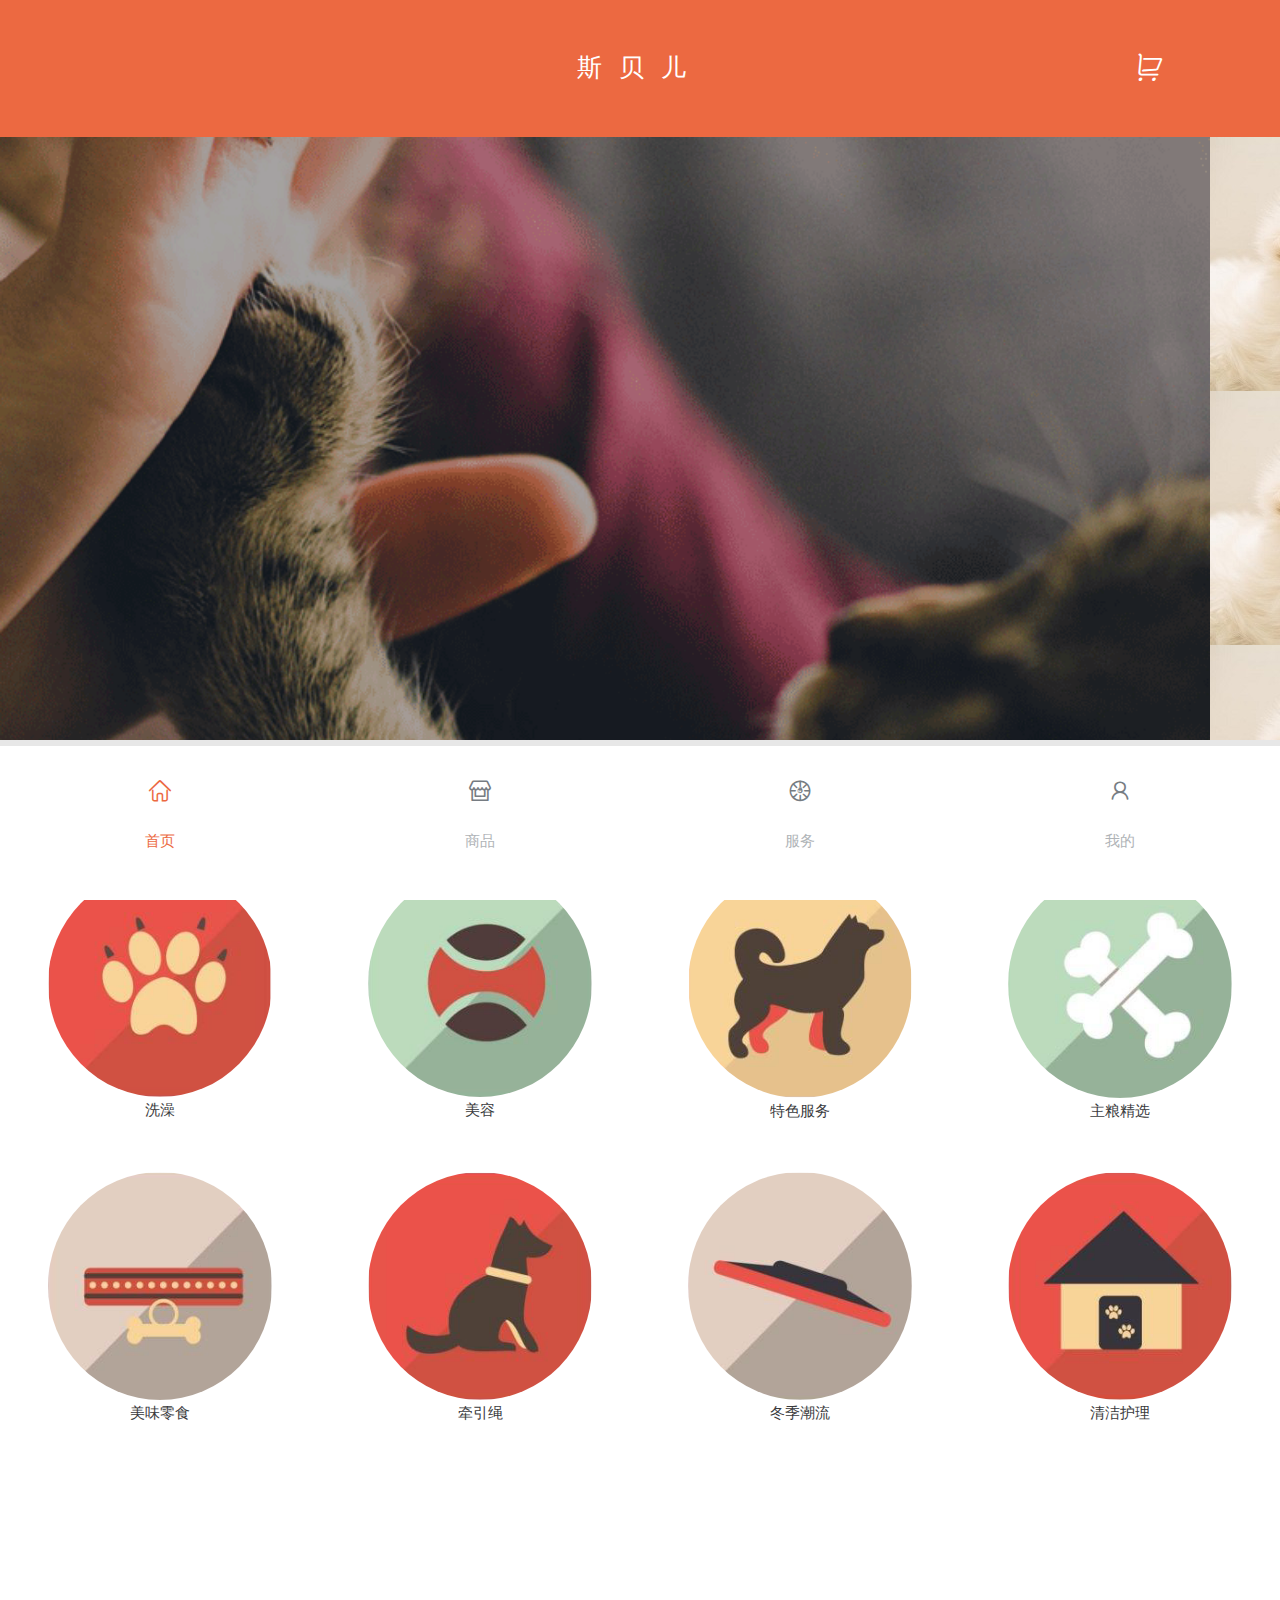
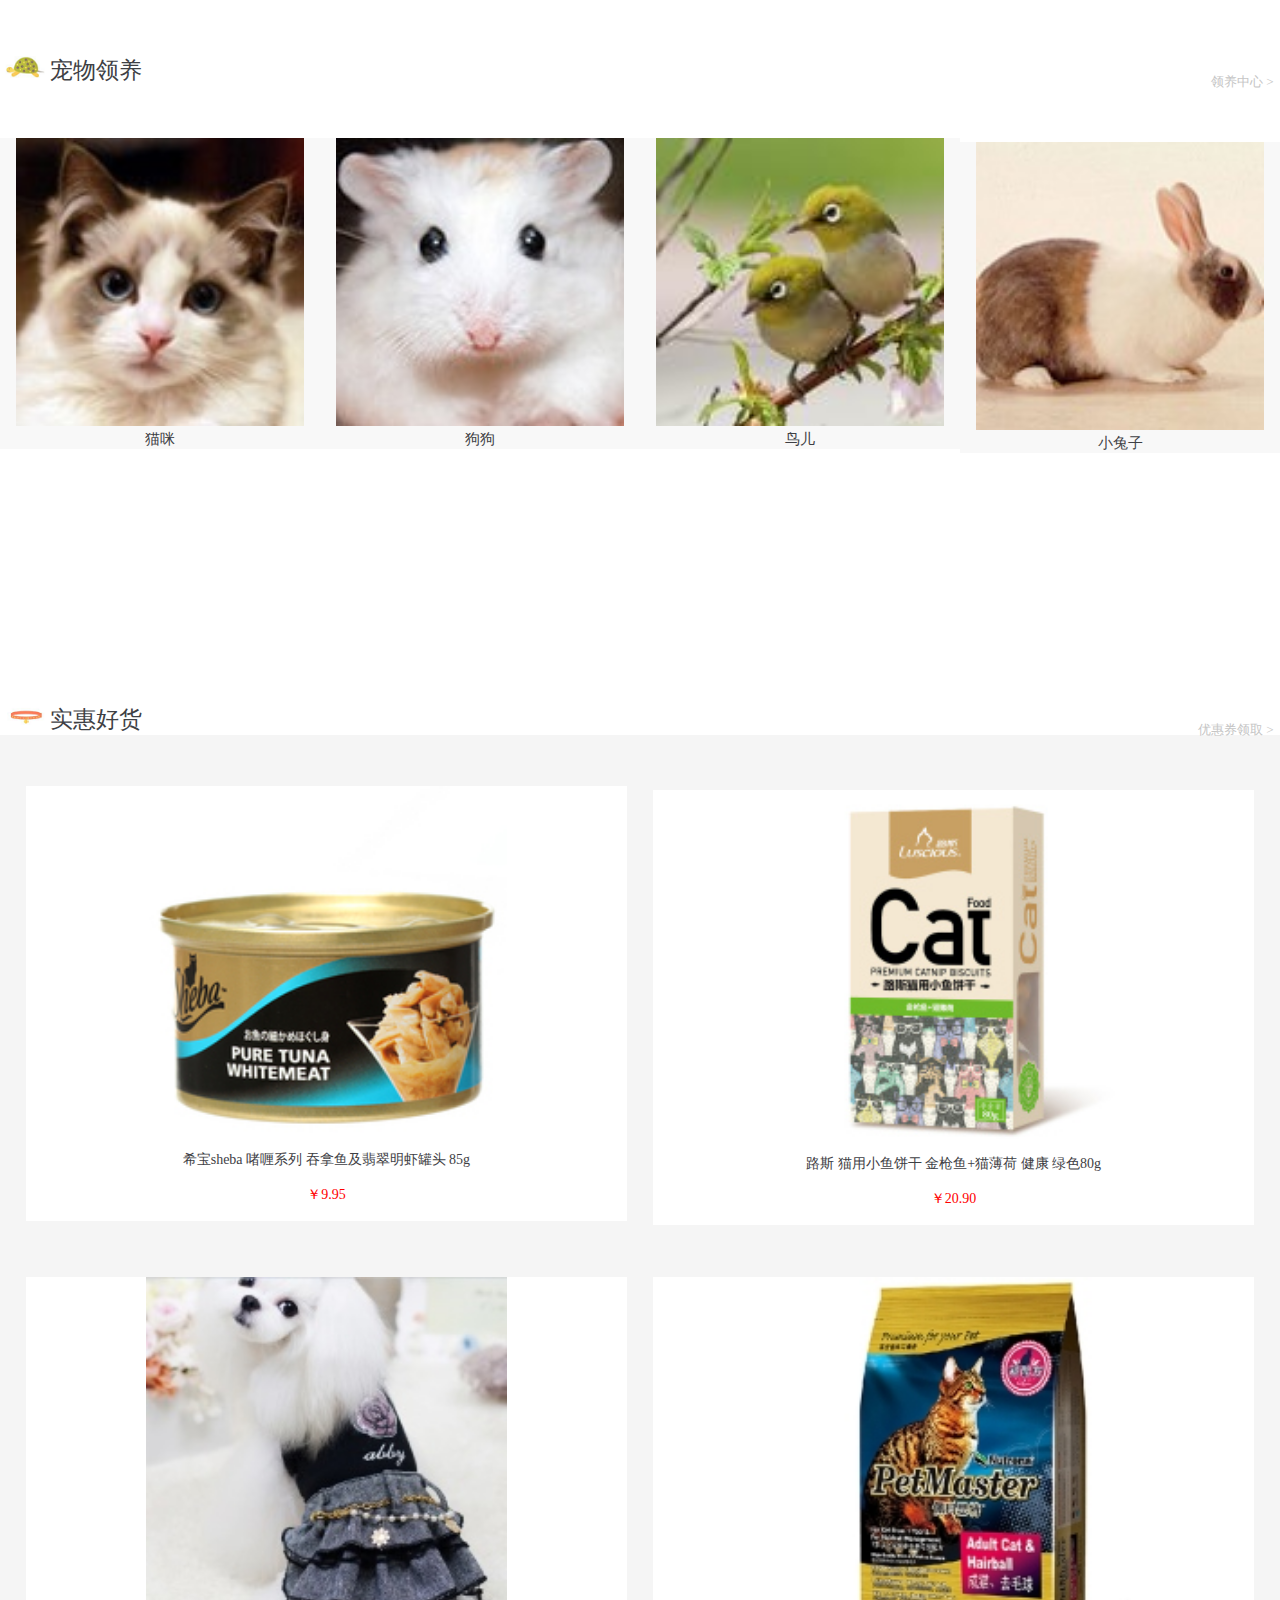
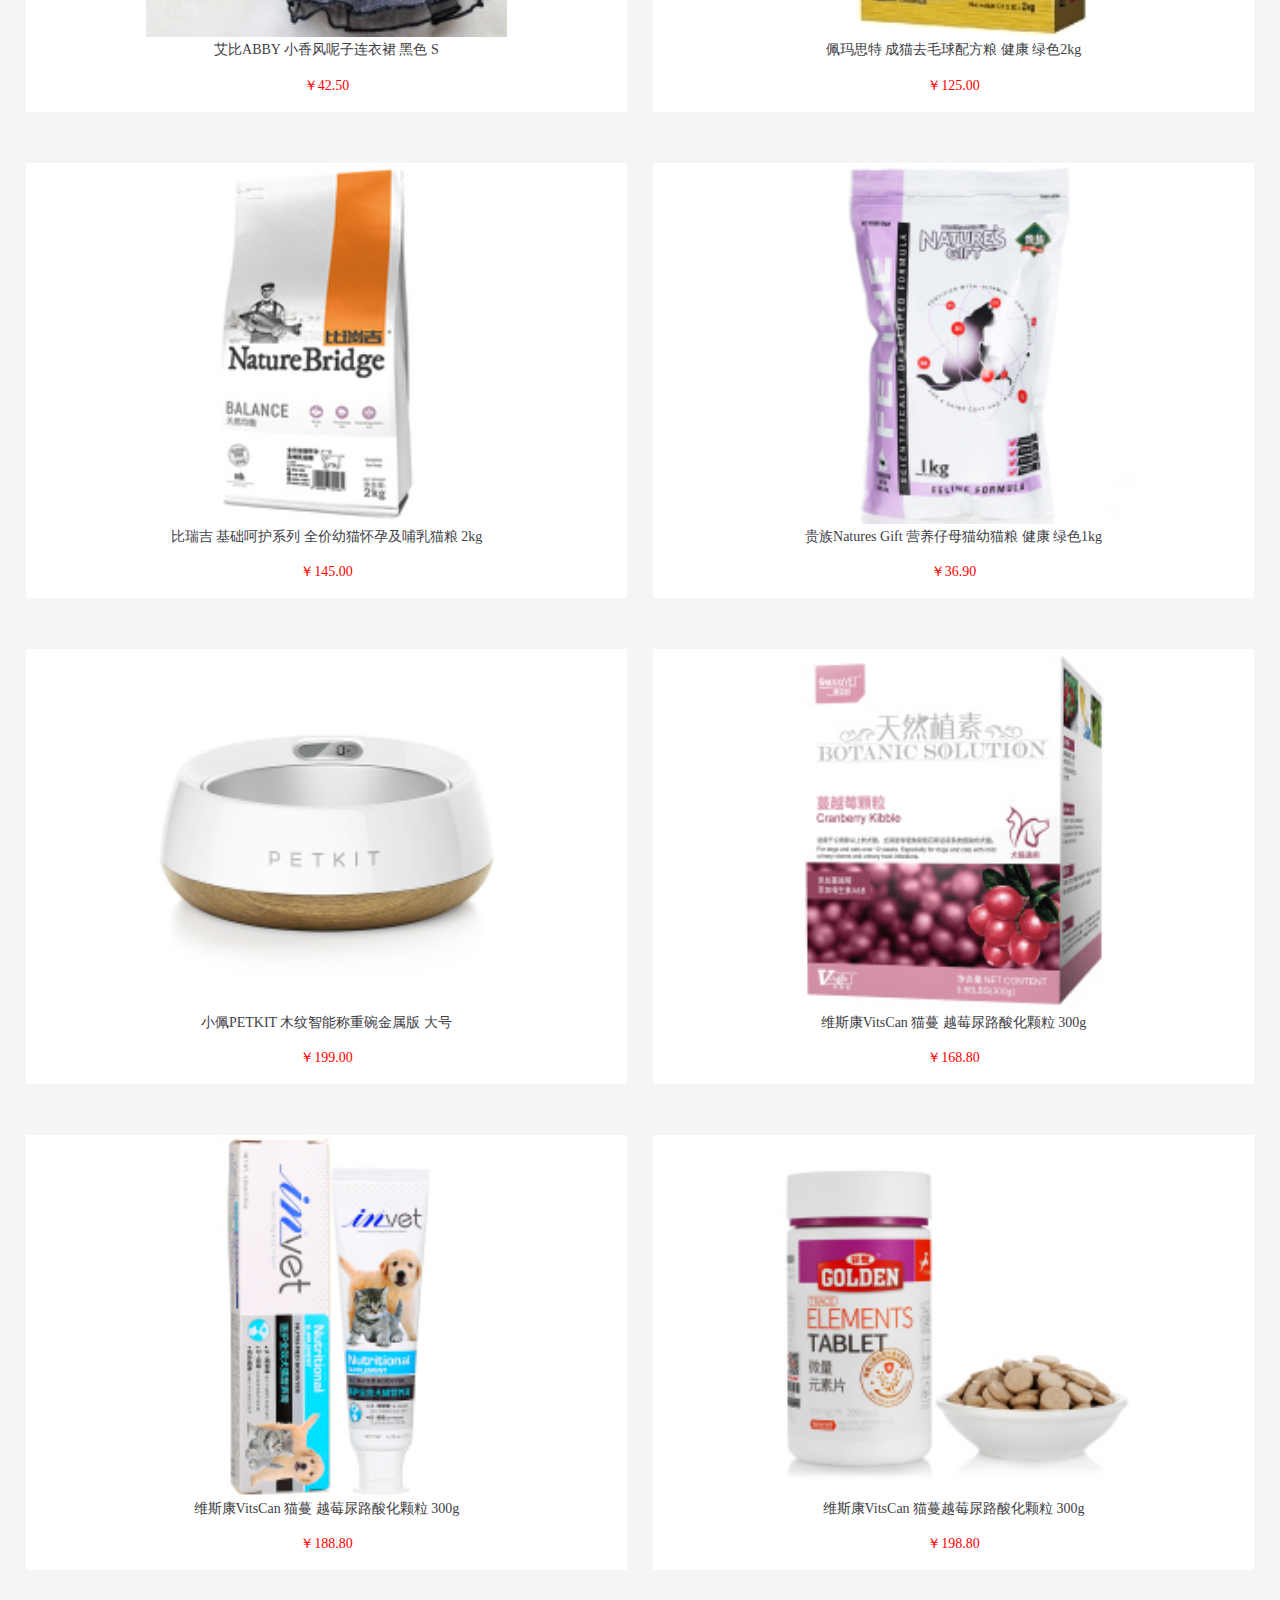
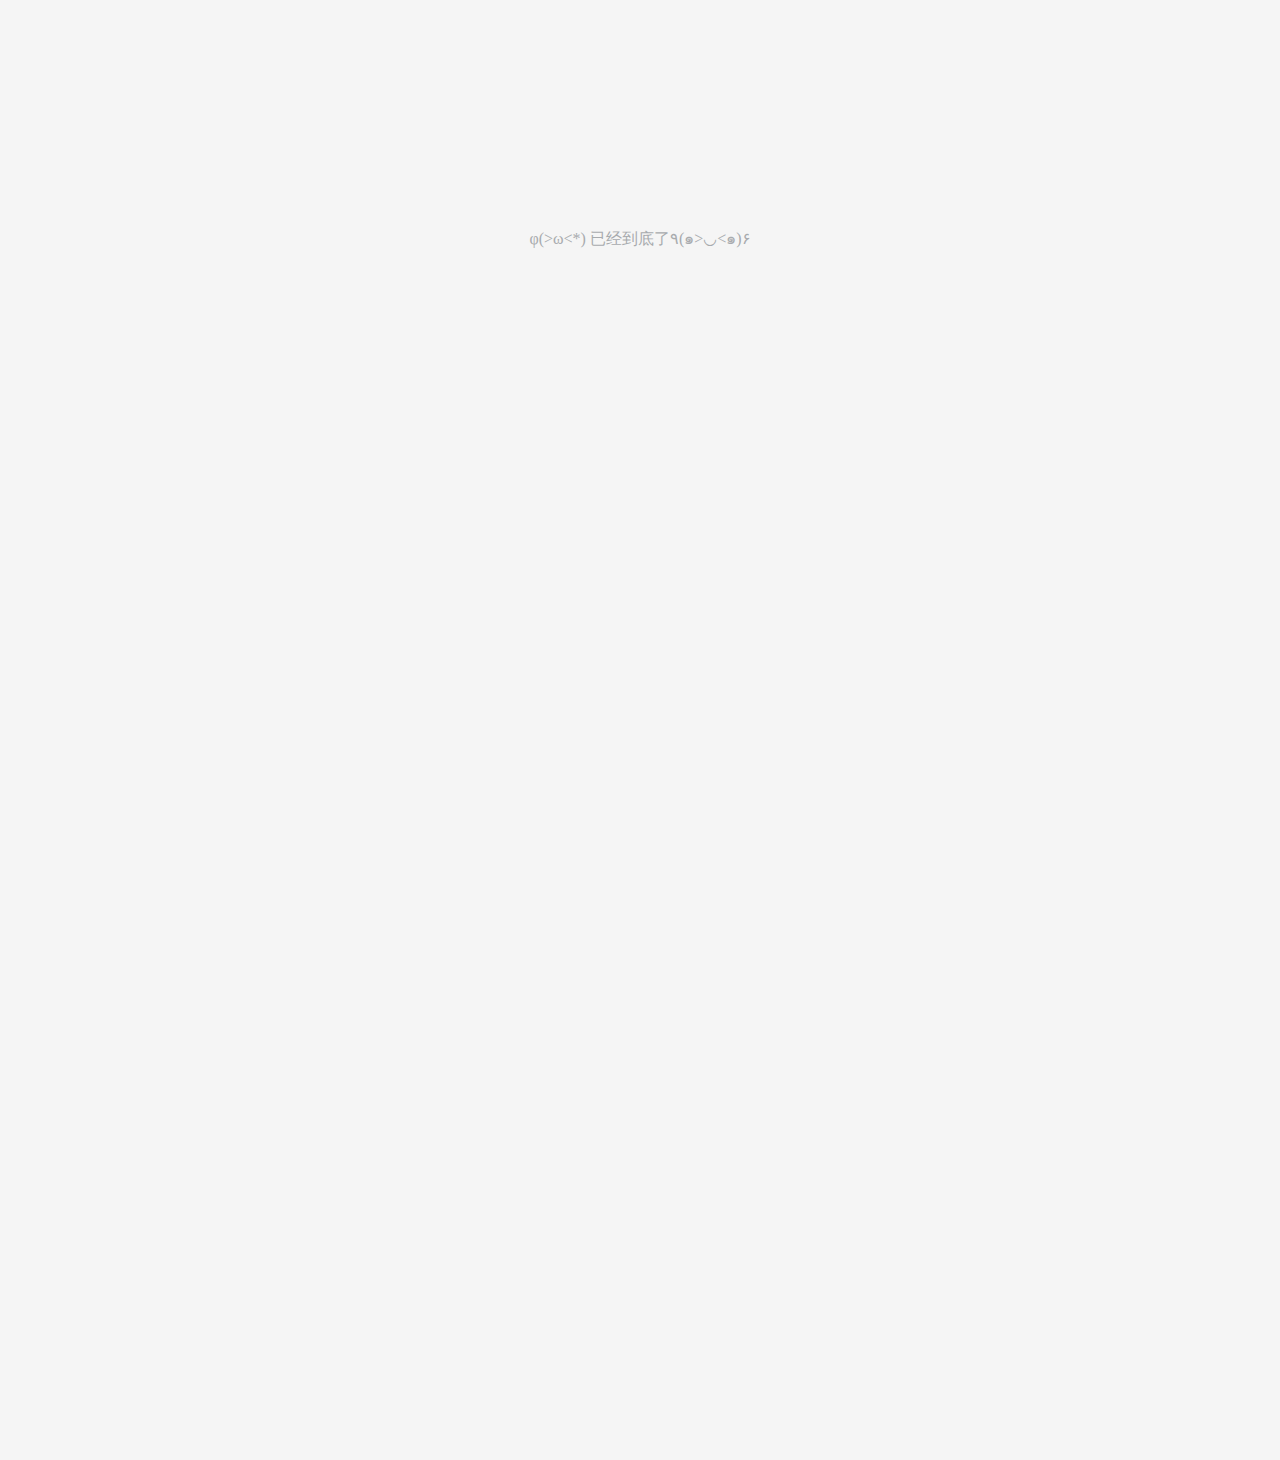
<file: index.html>
﻿<!DOCTYPE html>
<html lang="en">
<head>
    <meta charset="UTF-8">
    <title>宠物网站</title>
    <meta name="viewport" id="viewport" content="width=device-width,initial-scale=1.0,minimum-scale=1.0,maximum-scale=1.0,user-scalable=no"/>
    <link rel="stylesheet" href="css/index.css">
    <script src="js/jquery-1.11.3.js"></script>
    <script src="js/index.js"></script>
</head>
<body>
    <div class="top">
            <h1>斯贝儿
                <a href="shopcar.html" class="gwc">
                    <i>&#xe609;</i>
                </a>
            </h1>
    </div>
    <div class="bodyer">
        <div class="pictrue">
        <ul class="images">
            <li ><a href=""><img alt="第1张图片" src="img/1.png"></a></li>
            <li ><a href=""><img alt="第2张图片" src="img/2.png"></a></li>
            <li ><a href=""><img alt="第3张图片" src="img/3.png"></a></li>
            <li ><a href=""><img alt="第4张图片" src="img/4.png"></a></li>
            <li ><a href=""><img alt="第5张图片" src="img/5.png"></a></li>
        </ul>
        <div class="index">
            <ul class="num">
                <li class="on"></li>
                <li></li>
                <li></li>
                <li></li>
                <li></li>
            </ul>
        </div>
    </div>
        <div class="home">
            <ul>
                <a href="aboutme.html"><li>
                    <img src="img/home/1.png" alt="">
                    <p>洗澡</p>  
            </li></a>
                <a href="aboutme.html"><li><img src="img/home/2.png" alt=""><p>美容</p></li></a>
                <a href="service.html"><li><img src="img/home/3.png" alt=""><p>特色服务</p></li></a>
                <a href="shop.html"><li><img src="img/home/4.png" alt=""><p>主粮精选</p></li></a>
                <a href="shop.html"><li><img src="img/home/5.png" alt=""><p>美味零食</p></li></a>
                <a href="shop.html"><li><img src="img/home/6.png" alt=""><p>牵引绳</p></li></a>
                <a href="shop.html"><li><img src="img/home/7.png" alt=""><p>冬季潮流</p></li></a>
                <a href="shop.html"><li><img src="img/home/8.png" alt=""><p>清洁护理</p></li></a>
            </ul>
        </div>
        <div class="groom">
            <p style="font-size: 23px;"><img src="img/groom/1.png" alt="" height="22"><span id="span-one">宠物领养</span><a href=""><span id="span-two">领养中心 > &nbsp;</span></a></p>
            <ul>
                <a href="aboutme.html"><li><img src="img/groom/1.jpg" alt=""><p>猫咪</p></li></a>
                <a href="aboutme.html"><li><img src="img/groom/2.jpg" alt=""><p>狗狗</p></li></a>
                <a href="aboutme.html"><li><img src="img/groom/5.jpg" alt=""><p>鸟儿</p></li></a>
                <a href="aboutme.html"><li><img src="img/groom/6.jpg" alt=""><p>小兔子</p></li></a>
            </ul>
        </div>
        <div class="guess">
            <p style="font-size: 23px;"><img src="img/groom/2.png" alt="" height="22"><span id="span-one">实惠好货</span><a href=""><span id="span-two">优惠券领取 > &nbsp;</span></a></p>
            <div class="shop">
            <ul>
                <a href="goods.html"><li><img src="img/shop/1.jpg" alt=""><p id="title">希宝sheba  啫喱系列 吞拿鱼及翡翠明虾罐头 85g</p><p id="price">￥9.95</p></li></a>
                <a href="goods_second.html"><li><img src="img/shop/2.jpg" alt=""><p id="title">路斯 猫用小鱼饼干 金枪鱼+猫薄荷 健康 绿色80g</p><p id="price">￥20.90</p></li></a>
                <a href="goods.html"><li><img src="img/shop/3.jpg" alt=""><p id="title">艾比ABBY 小香风呢子连衣裙 黑色 S</p><p id="price">￥42.50</p></li></a>
                <a href="goods_second.html"><li><img src="img/shop/4.jpg" alt=""><p id="title">佩玛思特 成猫去毛球配方粮 健康 绿色2kg</p><p id="price">￥125.00</p></li></a>
                <a href="goods.html"><li><img src="img/shop/5.jpg" alt=""><p id="title">比瑞吉 基础呵护系列 全价幼猫怀孕及哺乳猫粮 2kg</p><p id="price">￥145.00</p></li></a>
                <a href="goods_second.html"><li><img src="img/shop/6.jpg" alt=""><p id="title">贵族Natures Gift 营养仔母猫幼猫粮 健康 绿色1kg </p><p id="price">￥36.90</p></li></a>
                <a href="goods_second.html"><li><img src="img/shop/7.jpg" alt=""><p id="title">小佩PETKIT  木纹智能称重碗金属版 大号</p><p id="price">￥199.00</p></li></a>
                <a href="goods.html"><li><img src="img/shop/8.jpg" alt=""><p id="title">维斯康VitsCan 猫蔓 越莓尿路酸化颗粒 300g</p><p id="price">￥168.80</p></li></a>
                <a href="goods_second.html"><li><img src="img/shop/9.jpg" alt=""><p id="title">维斯康VitsCan 猫蔓 越莓尿路酸化颗粒 300g</p><p id="price">￥188.80</p></li></a>
                <a href="goods.html"><li><img src="img/shop/10.jpg" alt=""><p id="title">维斯康VitsCan 猫蔓越莓尿路酸化颗粒 300g</p><p id="price">￥198.80</p></li></a>
            </ul>
            <p id="bottom">φ(>ω<*) 已经到底了٩(๑>◡<๑)۶ </p>
        </div>
        </div>
    </div>
    <div class="footer">
        <ul>
            <li class="active">
                <a href="index.html">
                    <p>
                        <i style="color: RGB(236,105,65) !important;">&#xe61d;</i>
                    </p>
                    <h4 style="color: RGB(236,105,65) !important;">首页</h4>
                </a>
            </li>
            <li><a href="shop.html"><p><i>&#xe72b;</i></p><h4>商品</h4></a></li>
            <li><a href="service.html"><p><i style="font-weight:bold;">&#xe682;</i></p><h4>服务</h4></a></li>
            <li><a href="my.html"><p><i>&#xe610;</i></p><h4>我的</h4></a></li>
        </ul>
    </div>
</body>
<script>
    window.onload = function() {
    // var scale = 1 / window.devicePixelRatio;
    // document.querySelector('meta[name="viewport"]').setAttribute('content','width=device-width,initial-scale='+scale+',maximum-scale='+scale+',minimum-scale='+scale+',user-scalable=no');
    document.documentElement.style.fontSize = document.documentElement.clientWidth / 7.5+ 'px';
}
</script>
</html>
</file>
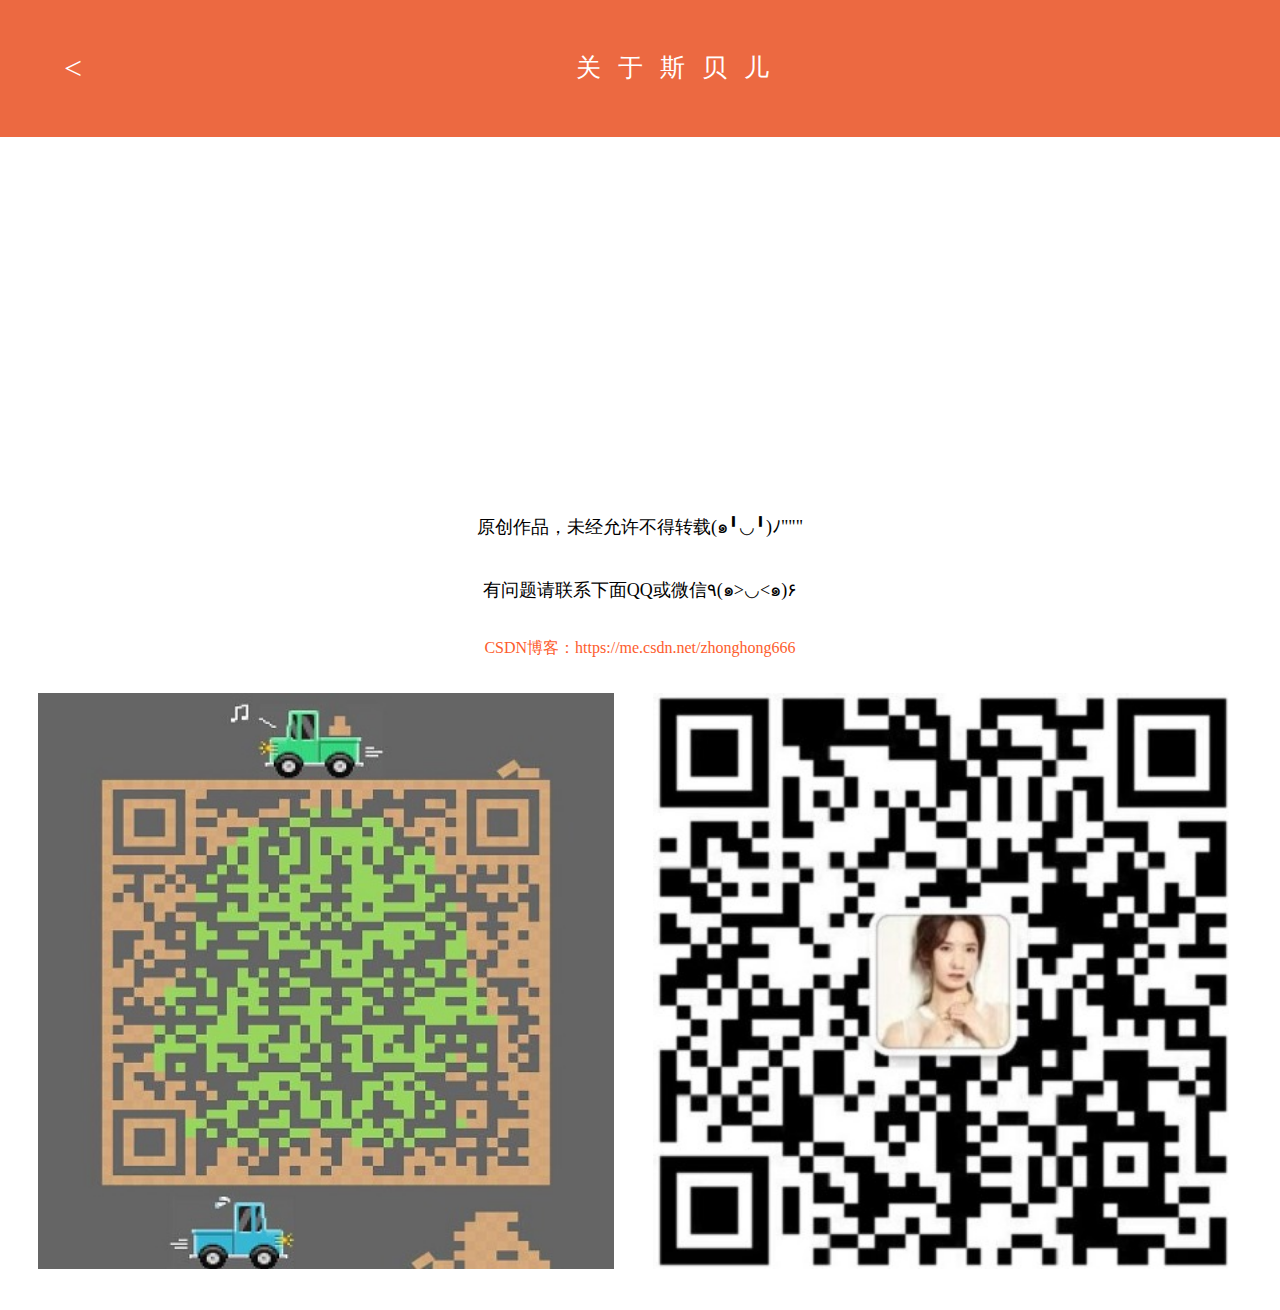
<file: aboutme.html>
<!DOCTYPE html>
<html lang="en">
<head>
    <meta charset="UTF-8">
    <title>关于</title>
    <meta name="viewport" id="viewport" content="width=device-width,initial-scale=1.0,minimum-scale=1.0,maximum-scale=1.0,user-scalable=no"/>
    <link rel="stylesheet" href="css/hong.css">
</head>
<body>
    <div class="top">
        <a href="javascript:window.history.back();"><span>&lt;</span></a>
        <h1>关于斯贝儿</h1>
    </div>
    <div class="aboutme">
        <p id="info">原创作品，未经允许不得转载(๑╹◡╹)ﾉ"""</p>
        <p id="info">有问题请联系下面QQ或微信٩(๑>◡<๑)۶ </p>
        <a href="https://me.csdn.net/zhonghong666"><p id="info" style="font-size: 16px;color: RGB(253,92,45);">CSDN博客：https://me.csdn.net/zhonghong666</p></a>
        <ul>
            <li><img src="img/aboutme/1.jpg" alt="" style="width: 100%;"></li>
            <li><img src="img/aboutme/2.jpg" alt="" style="width: 100%;"></li>
        </ul>
    </div>
</body>
<script>
    window.onload = function() {
    // var scale = 1 / window.devicePixelRatio;
    // document.querySelector('meta[name="viewport"]').setAttribute('content','width=device-width,initial-scale='+scale+',maximum-scale='+scale+',minimum-scale='+scale+',user-scalable=no');
    document.documentElement.style.fontSize = document.documentElement.clientWidth / 7.5+ 'px';
}
</script>
</html>
</file>
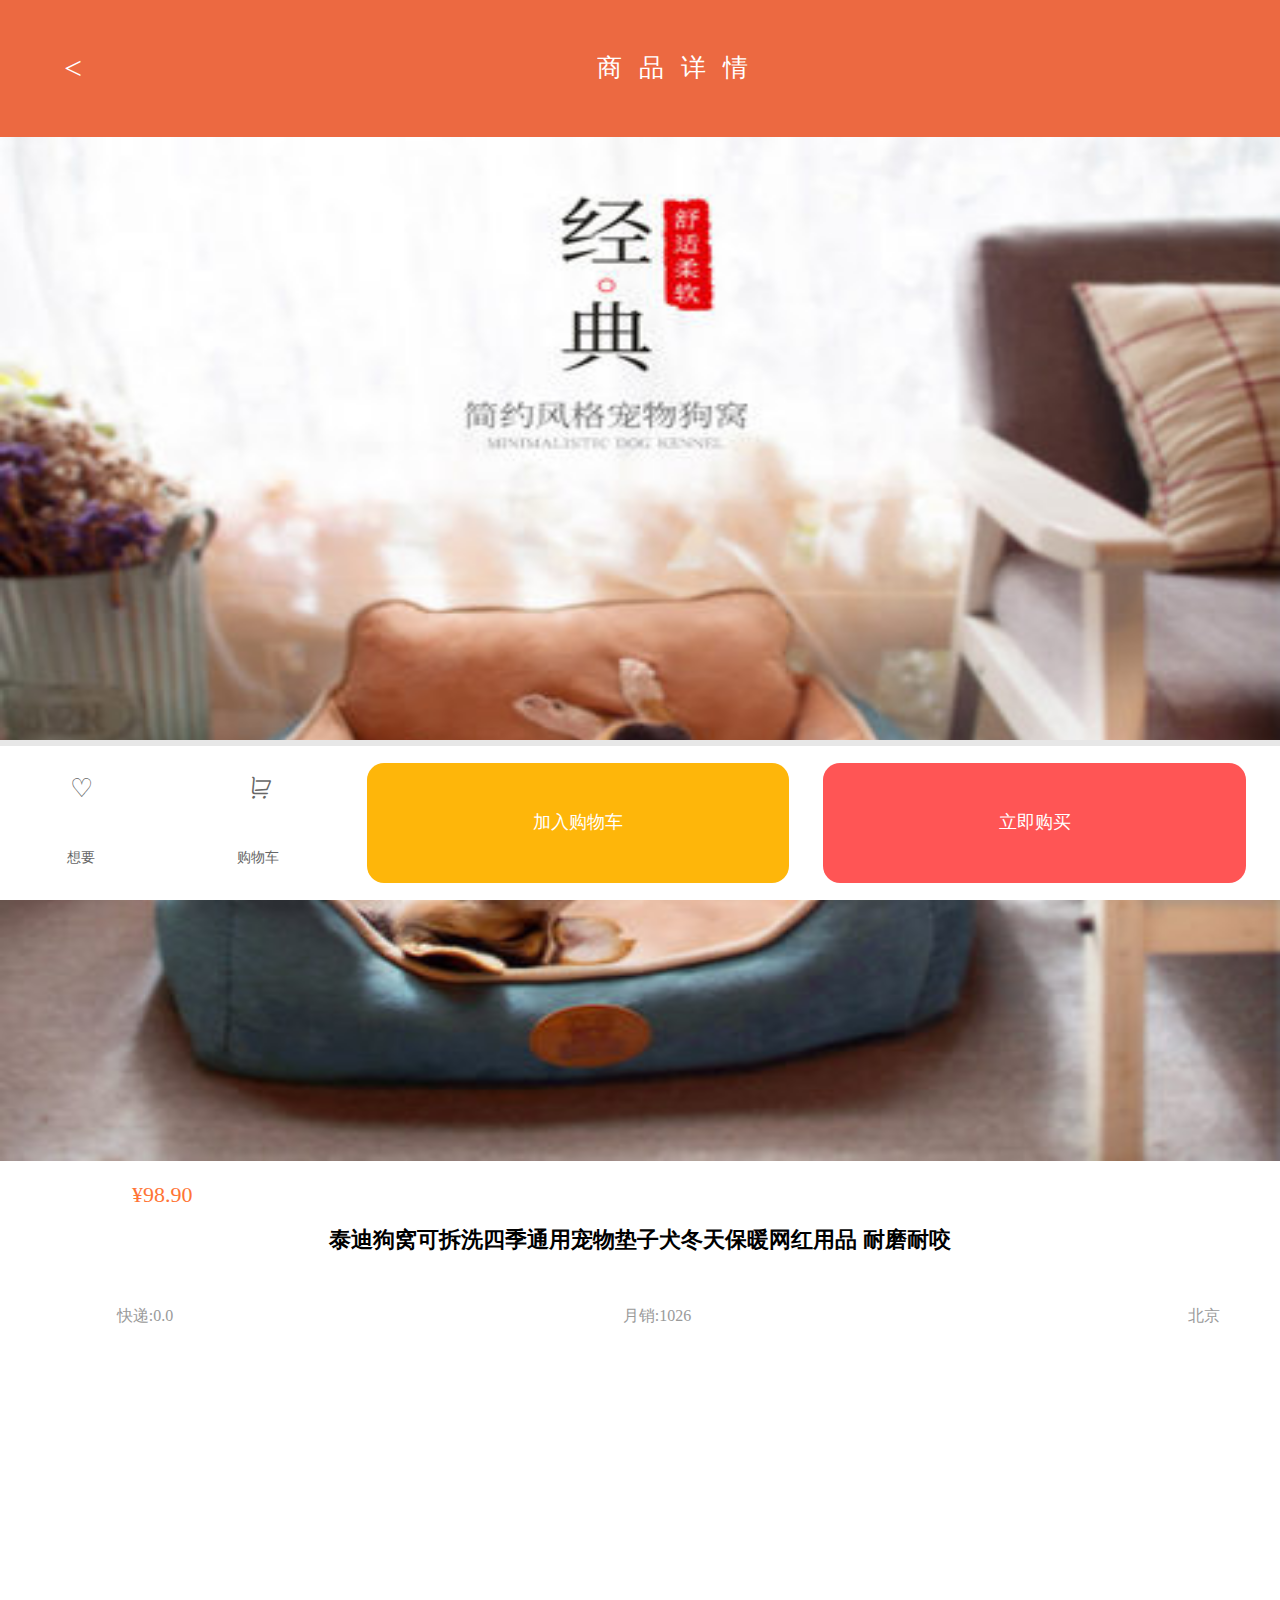
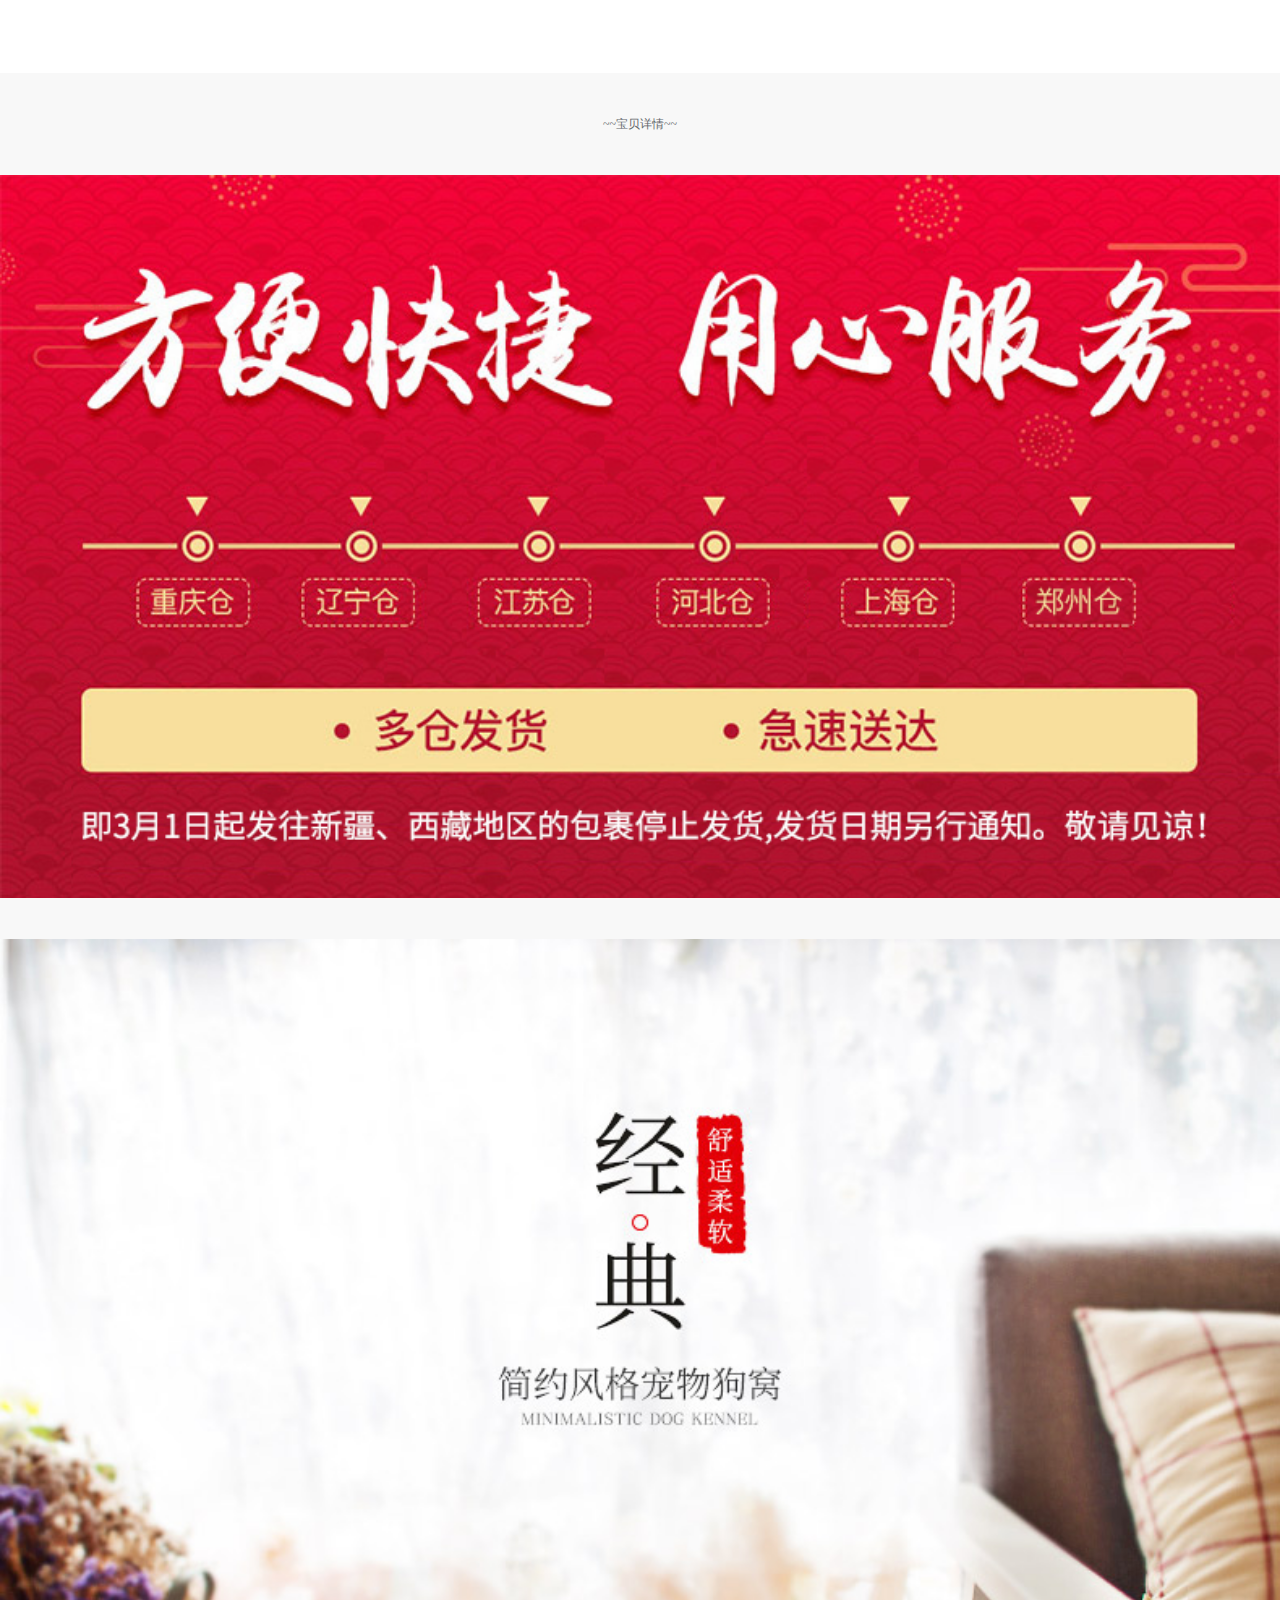
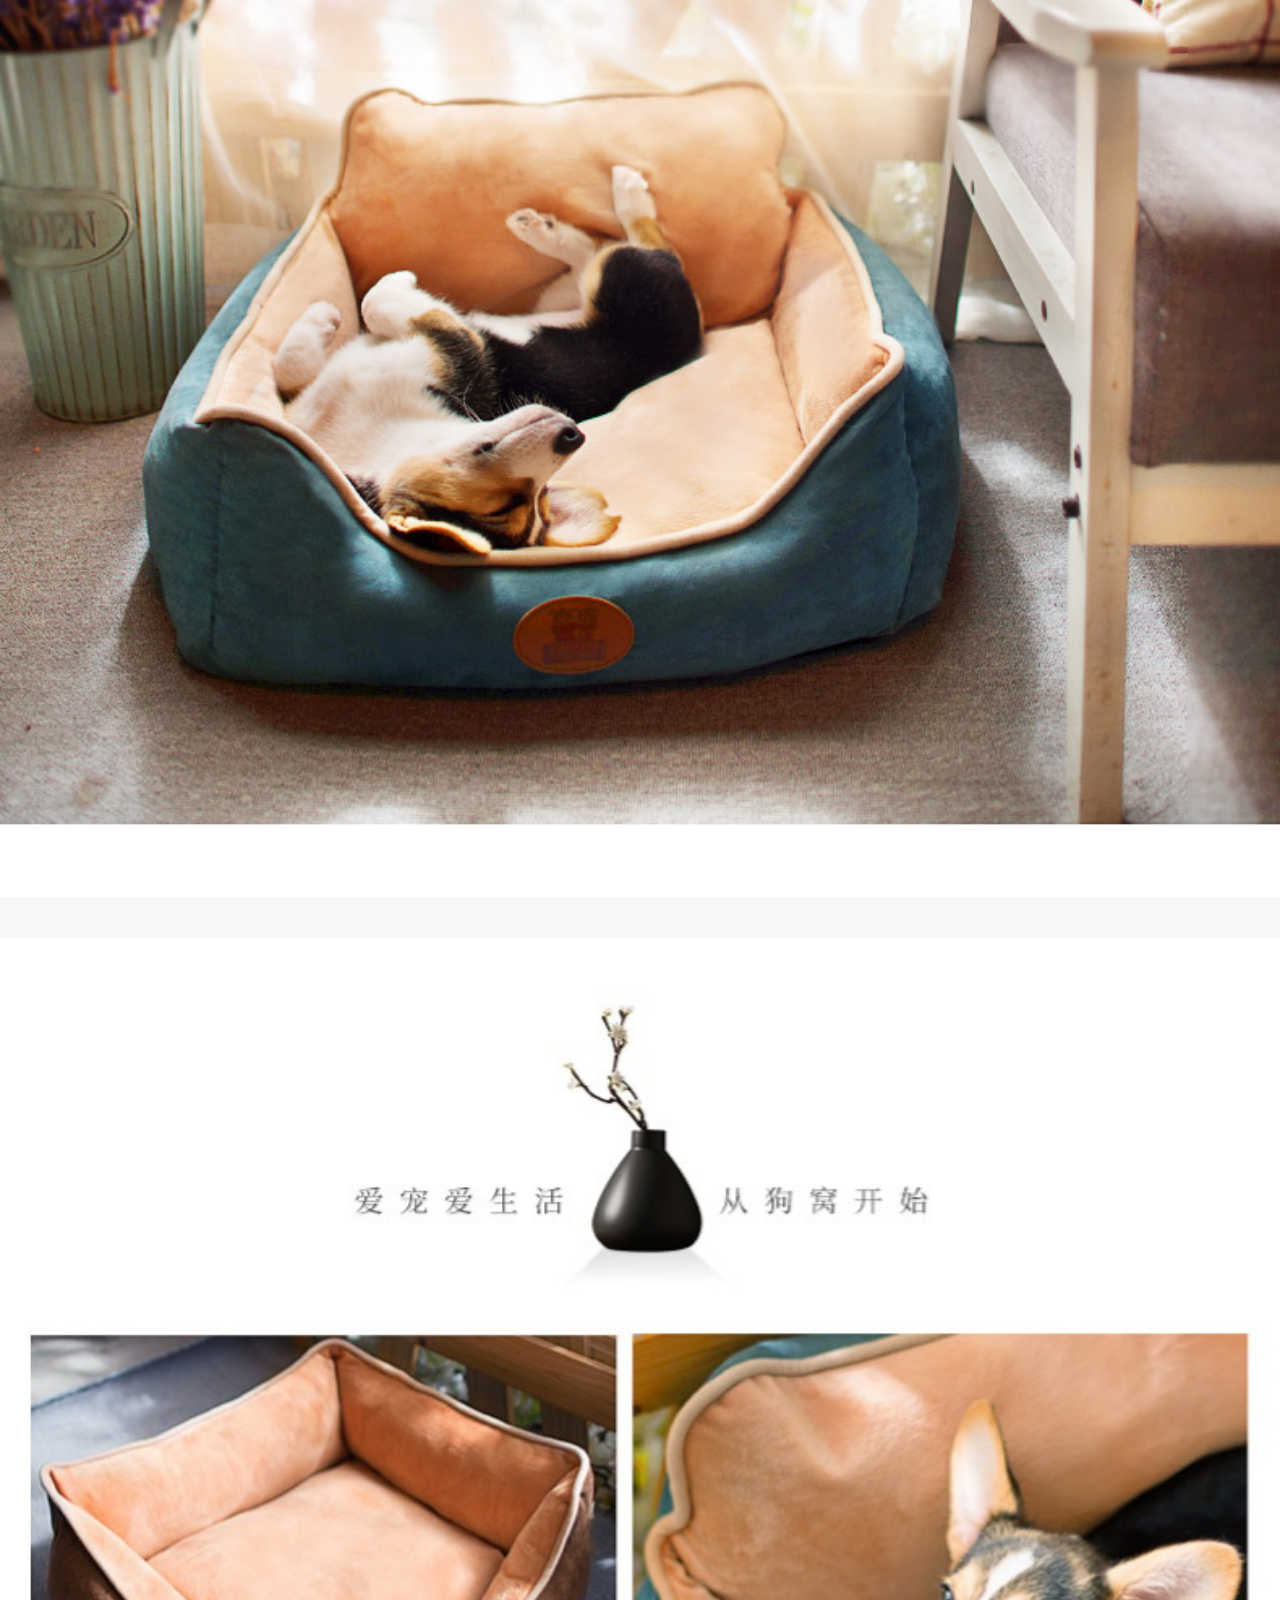
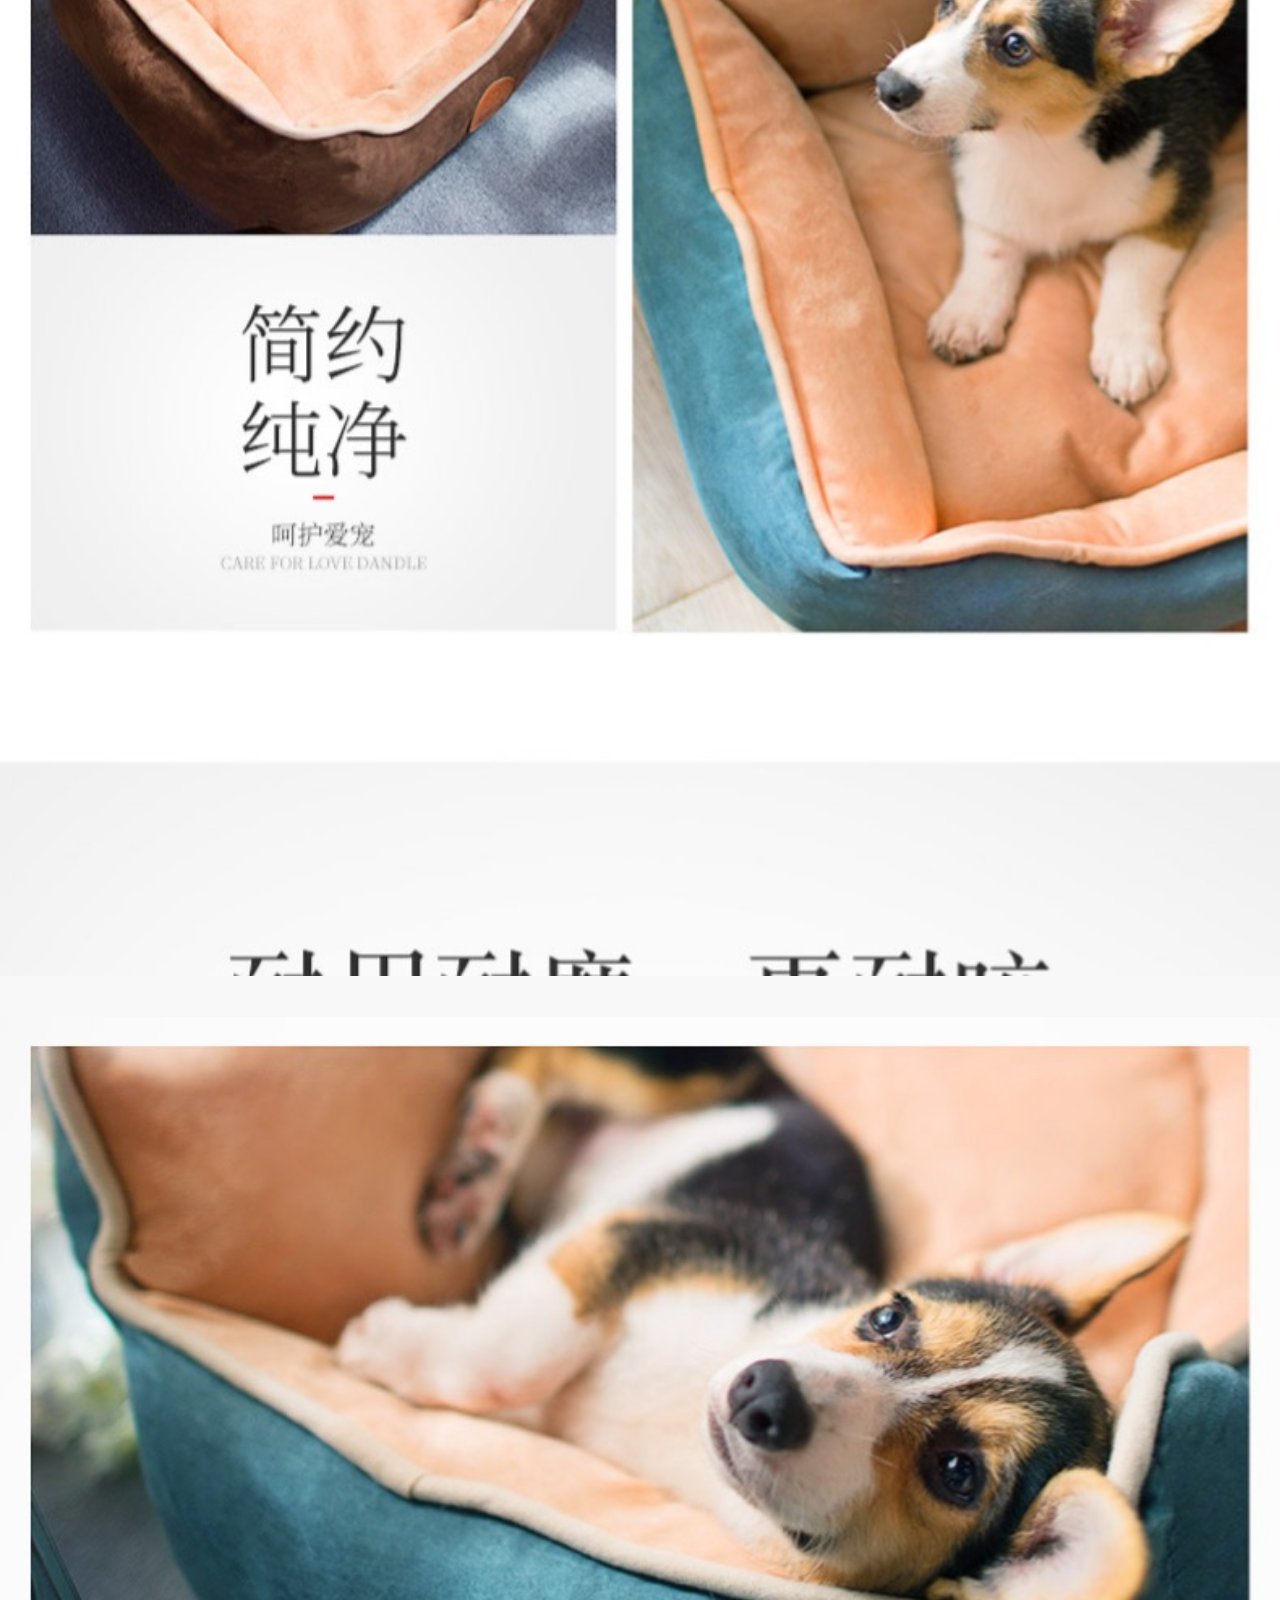
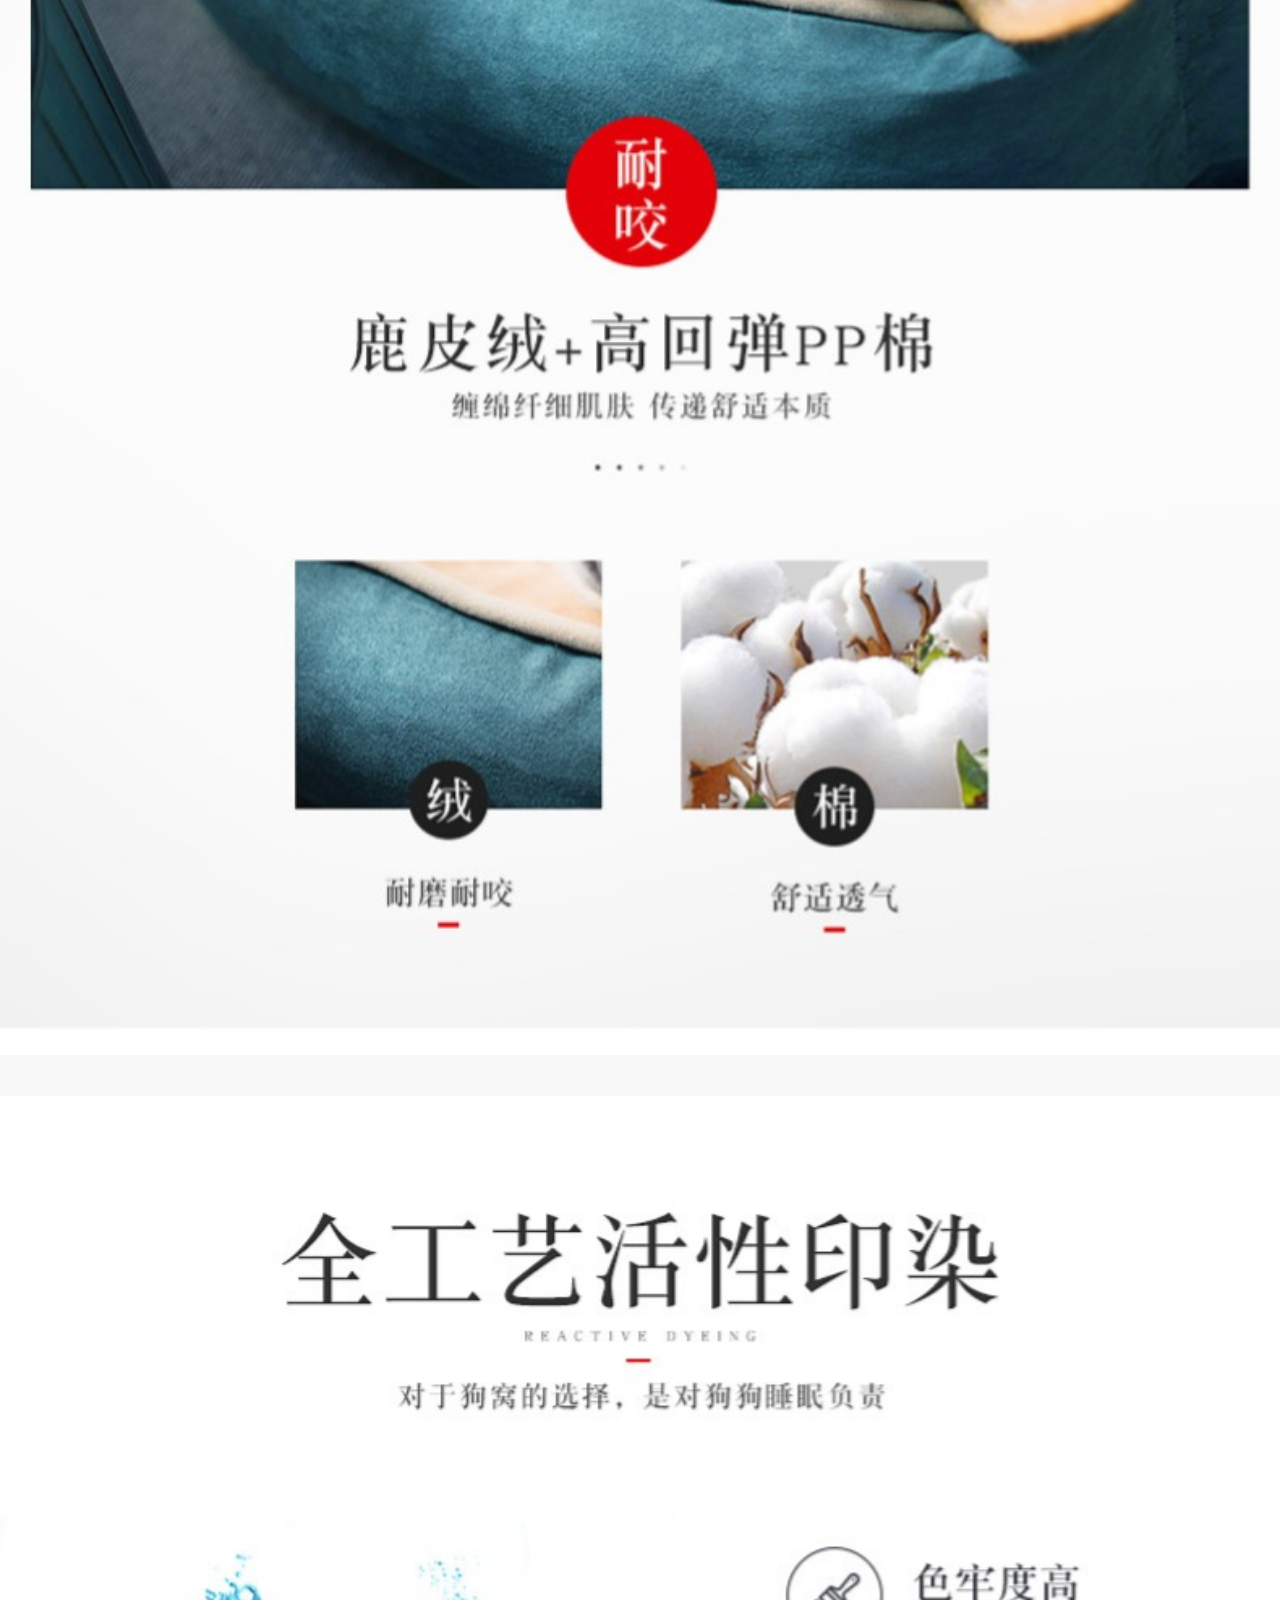
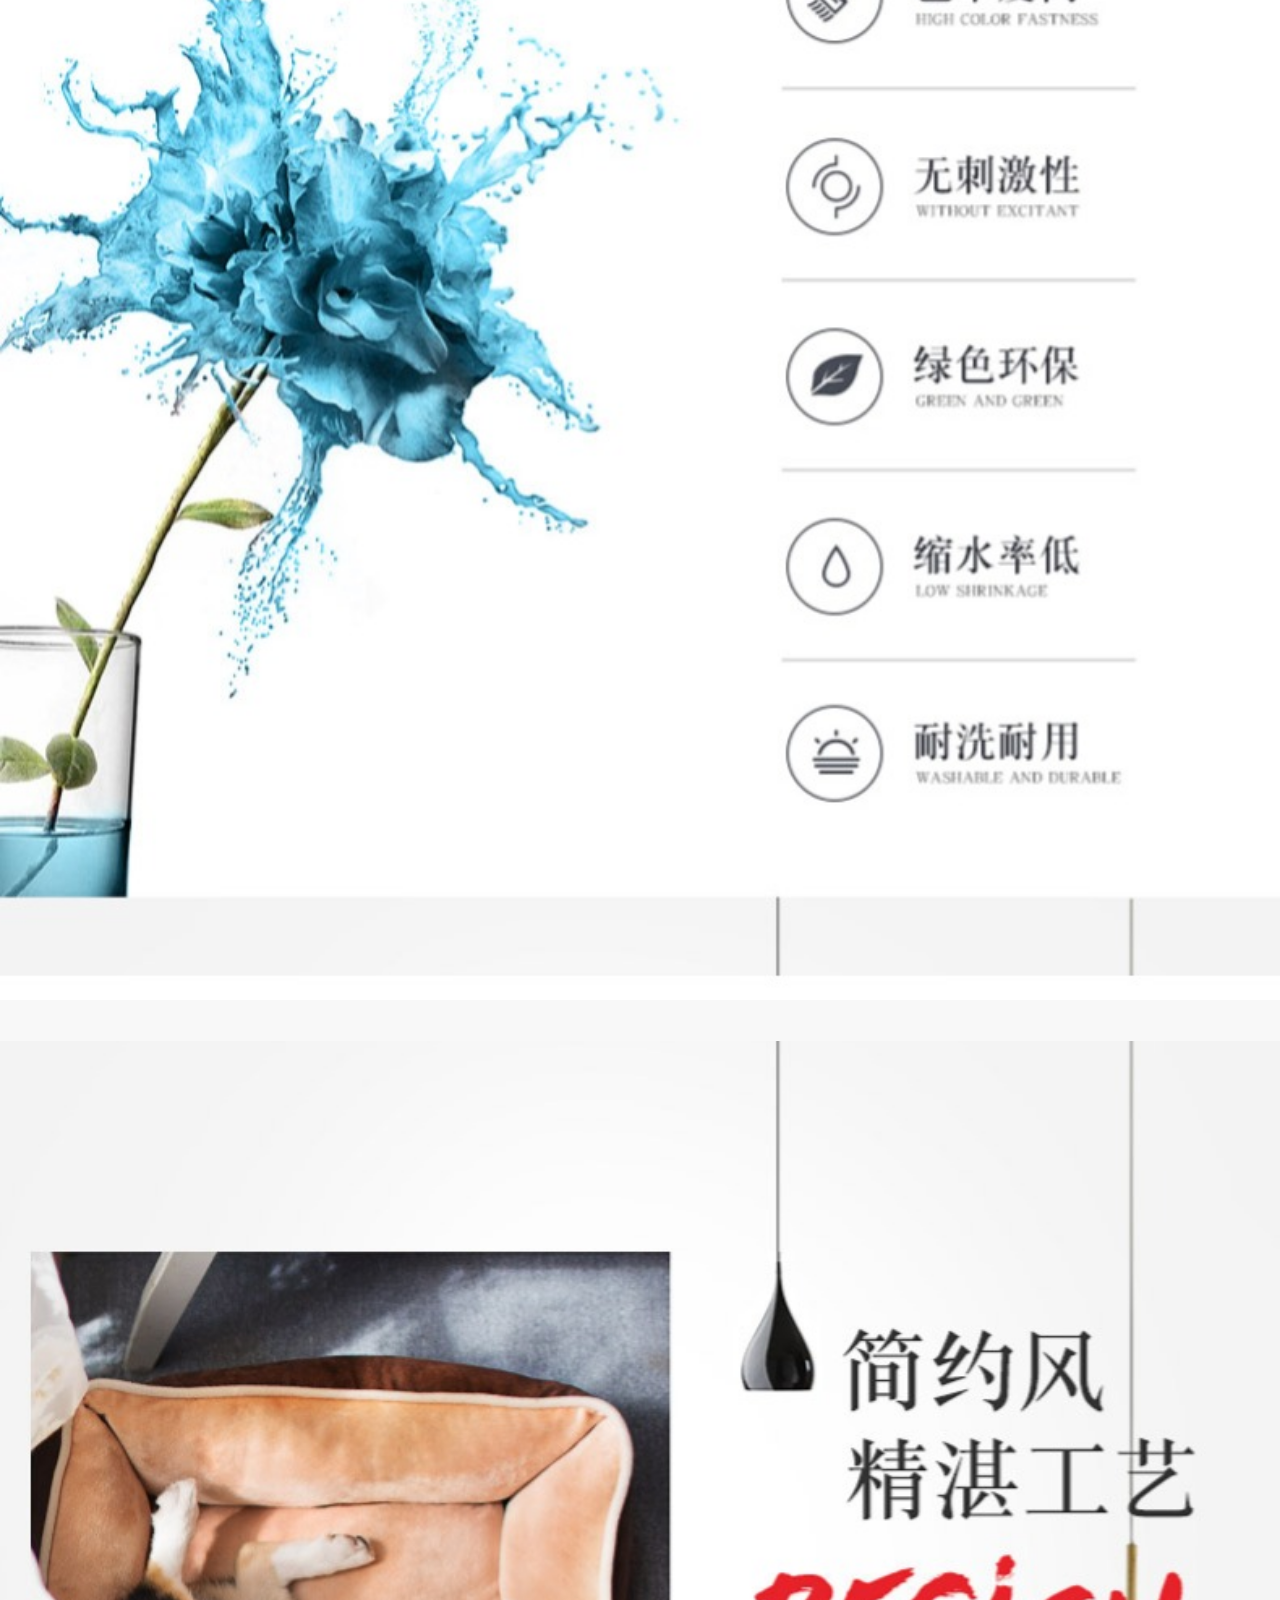
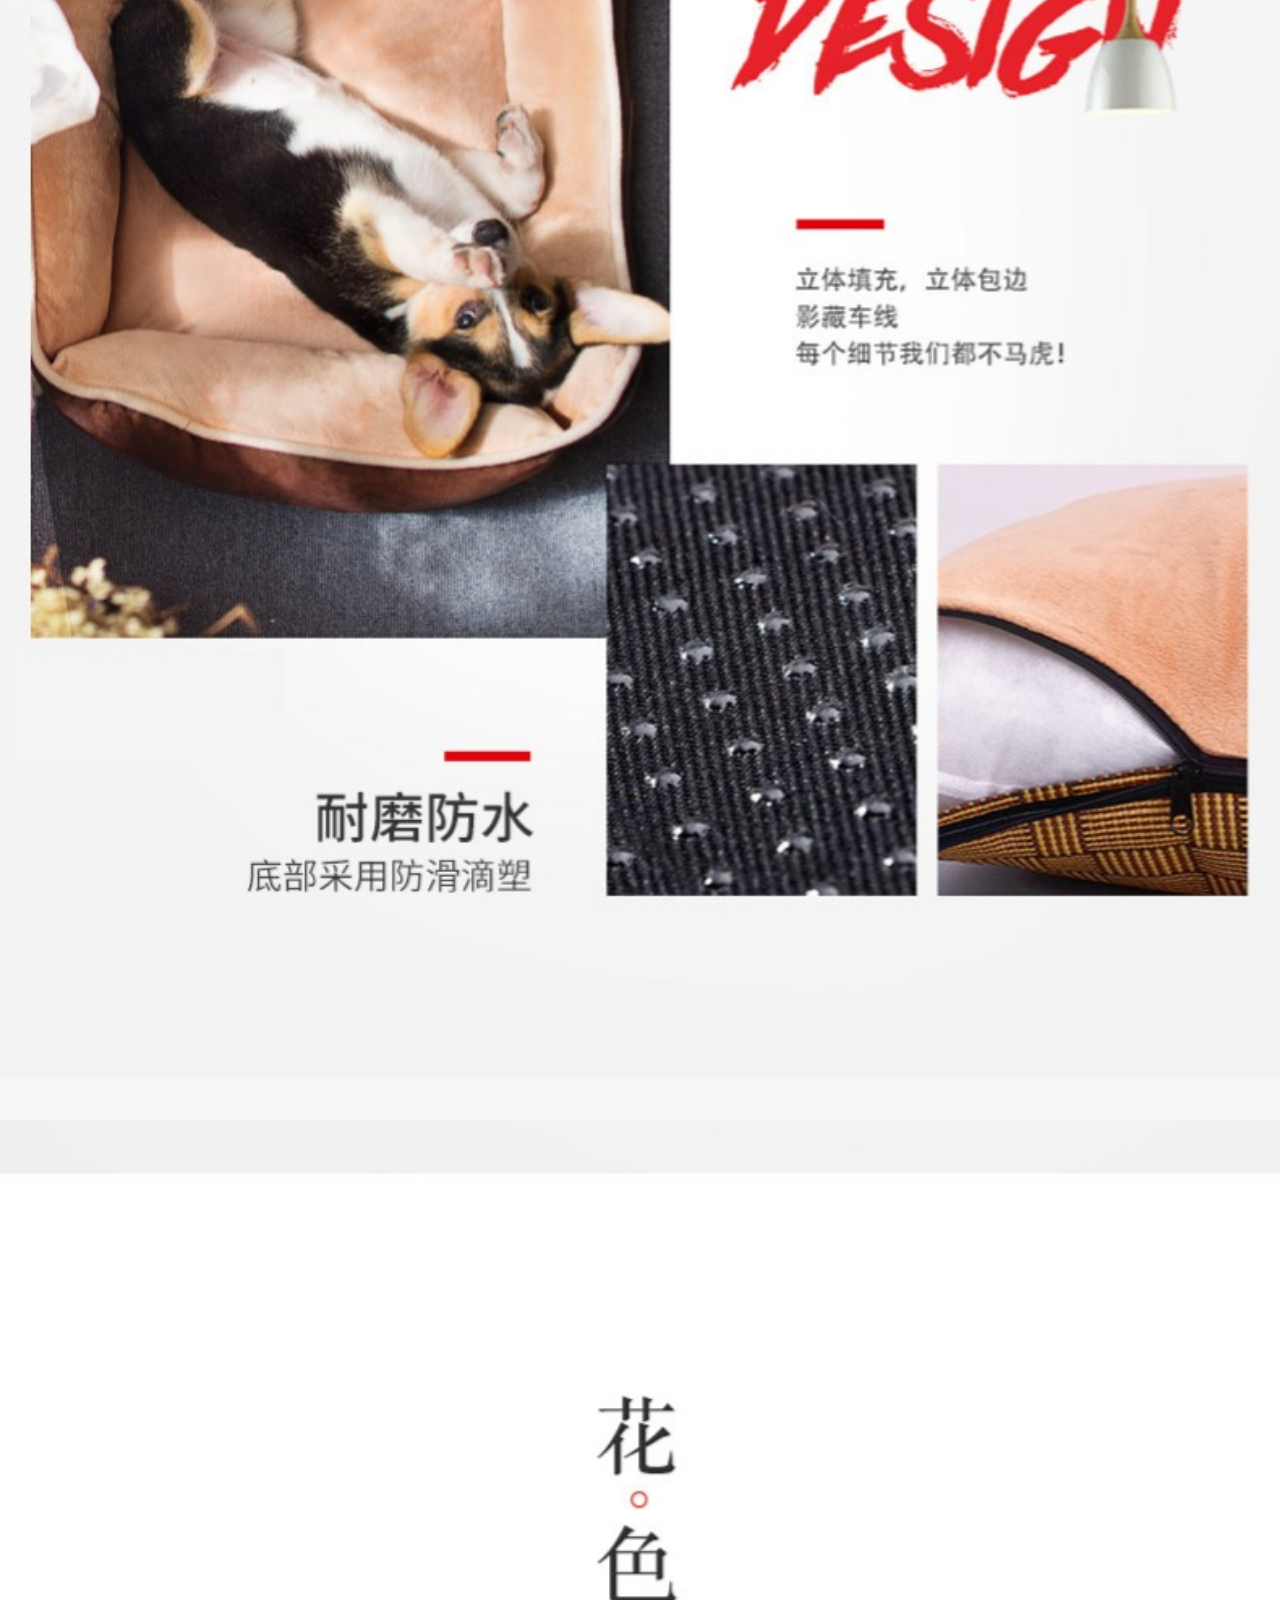
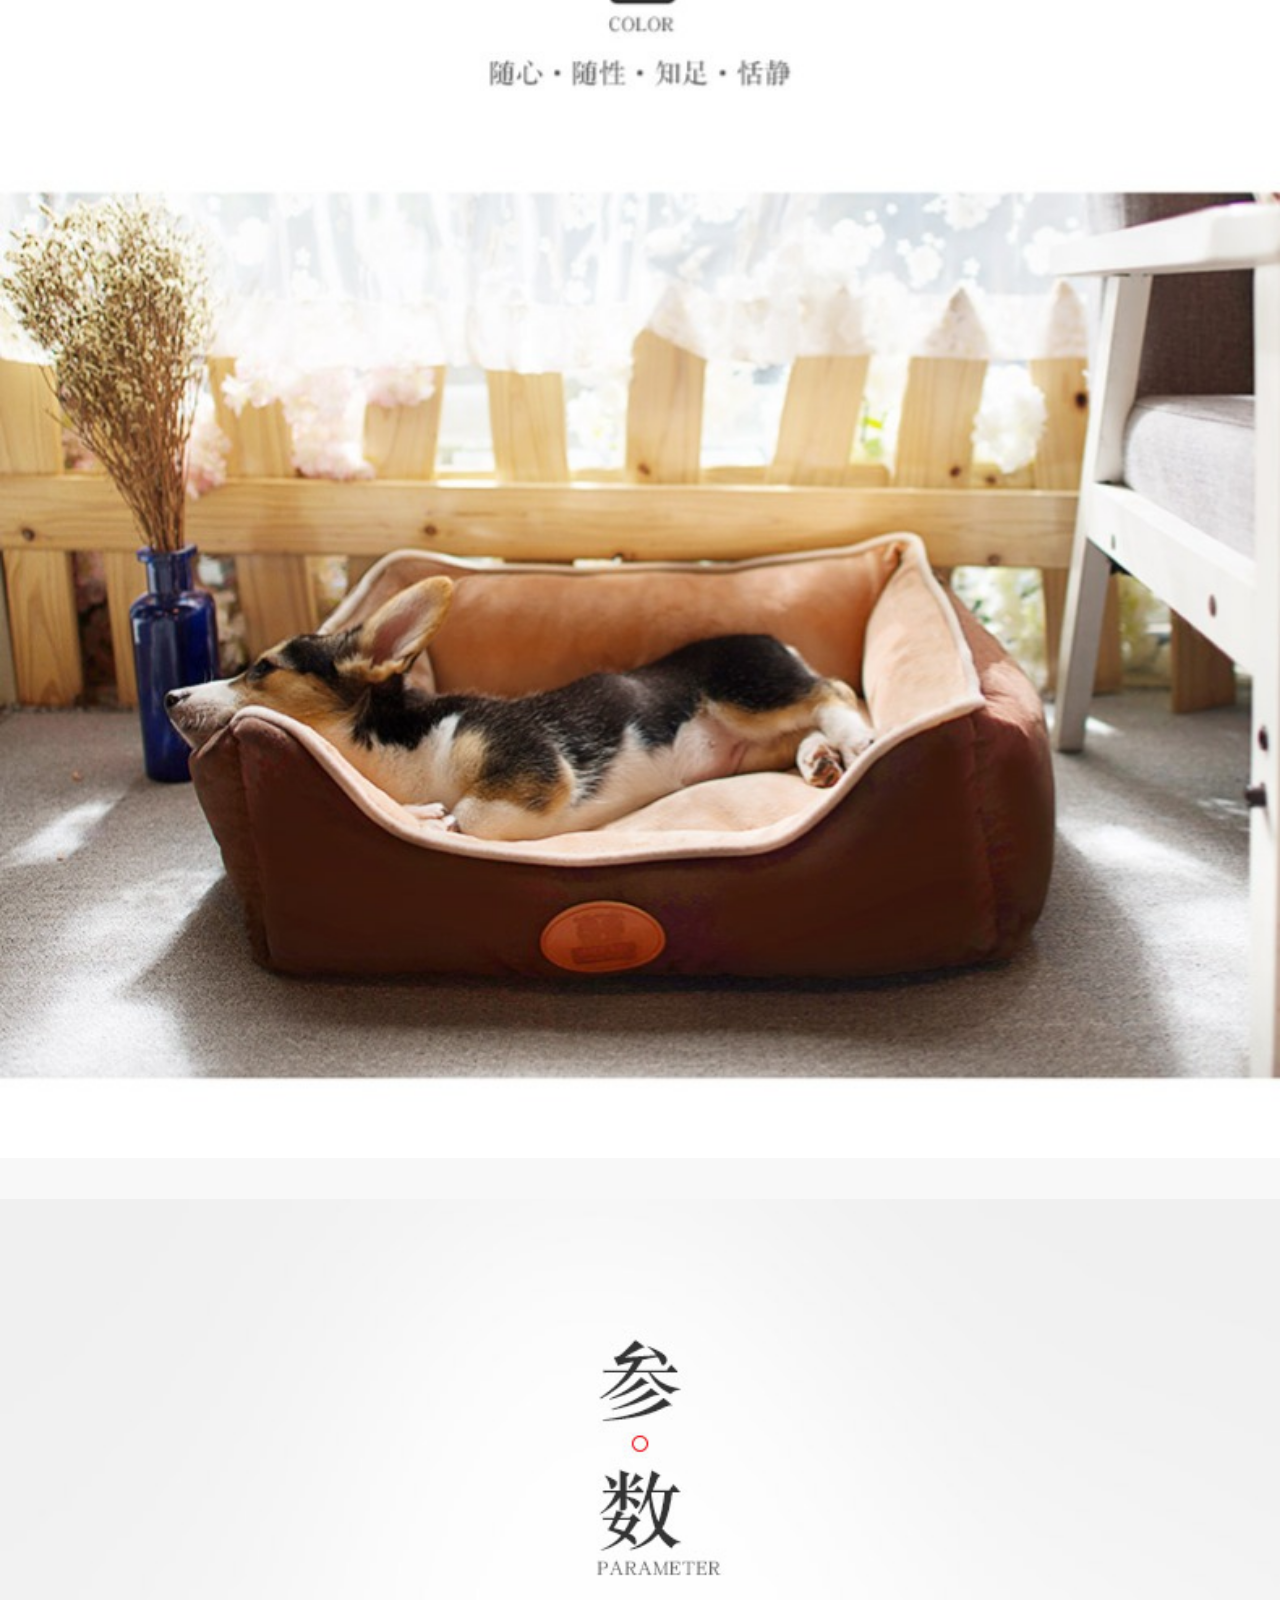
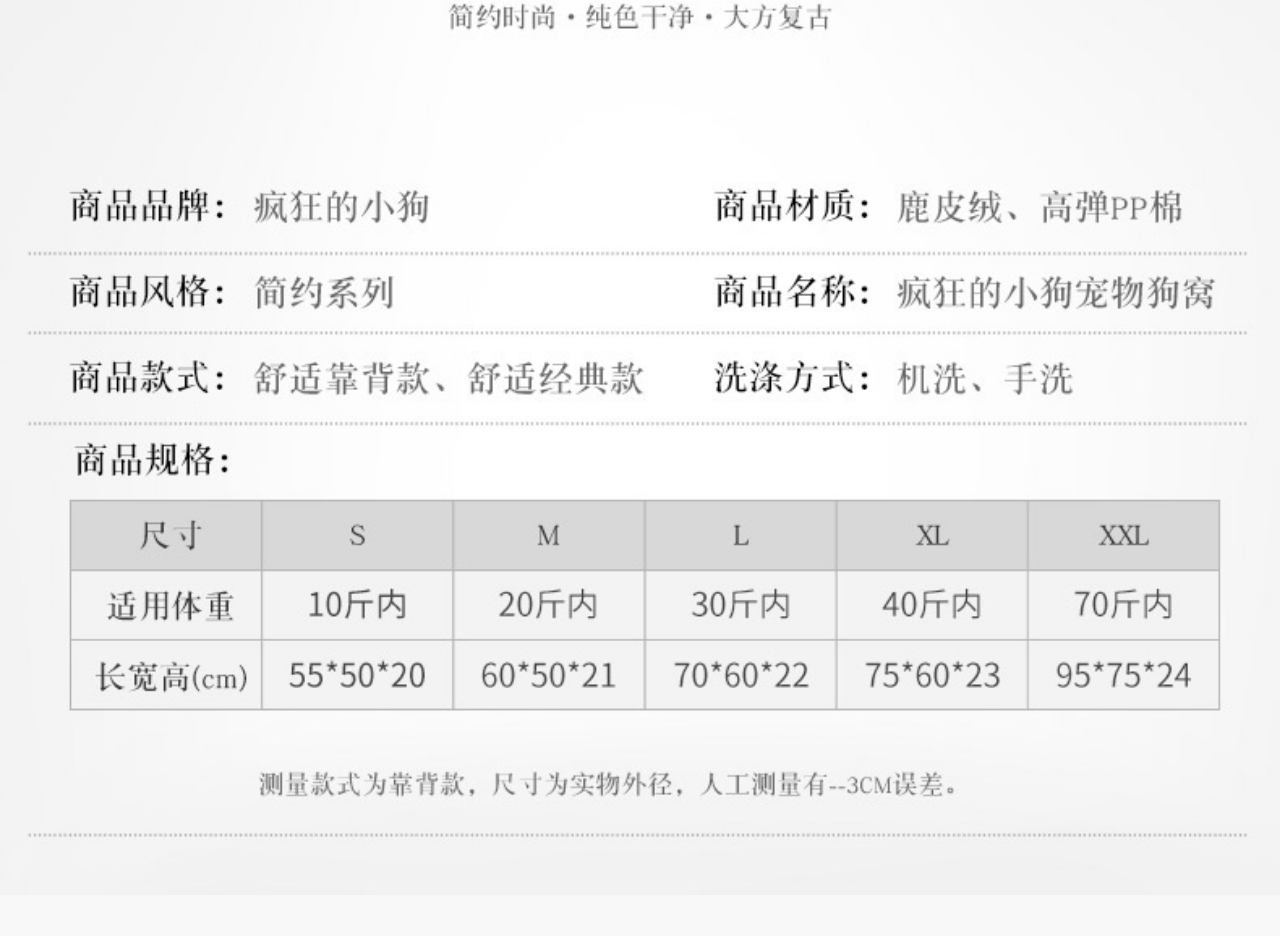
<file: goods.html>
<!DOCTYPE html>
<html lang="en">
<head>
    <meta charset="UTF-8">
    <title>商品详情</title>
    <meta name="viewport" id="viewport" content="width=device-width,initial-scale=1.0,minimum-scale=1.0,maximum-scale=1.0,user-scalable=no"/>
    <link rel="stylesheet" href="css/hong.css">
</head>
<body>
    <div class="top">
        <a href="javascript:window.history.back();"><span>&lt;</span></a>
        <h1>商品详情</h1>
    </div>
    <div class="goods-bodyer">
        <div class="goods-top">
            <img src="img/shop/goods/1.jpg" alt="">
            <p id="price">¥98.90</p>
            <p id="title"> 泰迪狗窝可拆洗四季通用宠物垫子犬冬天保暖网红用品 耐磨耐咬 </p>
            <ul>
                <li id="kd">快递:0.0</li>
                <li id="xiaoliang">月销:1026</li>
                <li id="address">北京</li>
            </ul>
        </div>
        <p id="baby">~~宝贝详情~~</p>
        <div class="goods-detail">
            <ul>
                <Ii><img src="img/shop/goods/2.jpg" alt=""></Ii>
                <Ii><img src="img/shop/goods/3.jpg" alt=""></Ii>
                <Ii><img src="img/shop/goods/4.jpg" alt=""></Ii>
                <Ii><img src="img/shop/goods/5.jpg" alt=""></Ii>
                <Ii><img src="img/shop/goods/6.jpg" alt=""></Ii>
                <Ii><img src="img/shop/goods/7.jpg" alt=""></Ii>
                <Ii><img src="img/shop/goods/9.jpg" alt=""></Ii>
                <Ii><img src="img/shop/goods/8.jpg" alt=""></Ii>
            </ul>
        </div>
    </div>
    <div class="footer">
        <div class="footer-logo">
            <a href=""><p style="font-size: 26px;">♡</p>
            <p>想要</p></a>
        </div>
        <div class="footer-logo-gwc">
            <a href="shopcar.html"><p style="font-size: 24px;"><i style="font-family: icons !important;outline: none;">&#xe609;</i></p>
            <p>购物车</p></a>
        </div>
        <ul>
            <a href=""><li id="buy">立即购买</li></a>
            <a href=""><li id="gwc">加入购物车</li></a>
        </ul>
    </div>
</body>
<script>
    window.onload = function() {
    // var scale = 1 / window.devicePixelRatio;
    // document.querySelector('meta[name="viewport"]').setAttribute('content','width=device-width,initial-scale='+scale+',maximum-scale='+scale+',minimum-scale='+scale+',user-scalable=no');
    document.documentElement.style.fontSize = document.documentElement.clientWidth / 7.5+ 'px';
}
</script>
</html>
</file>
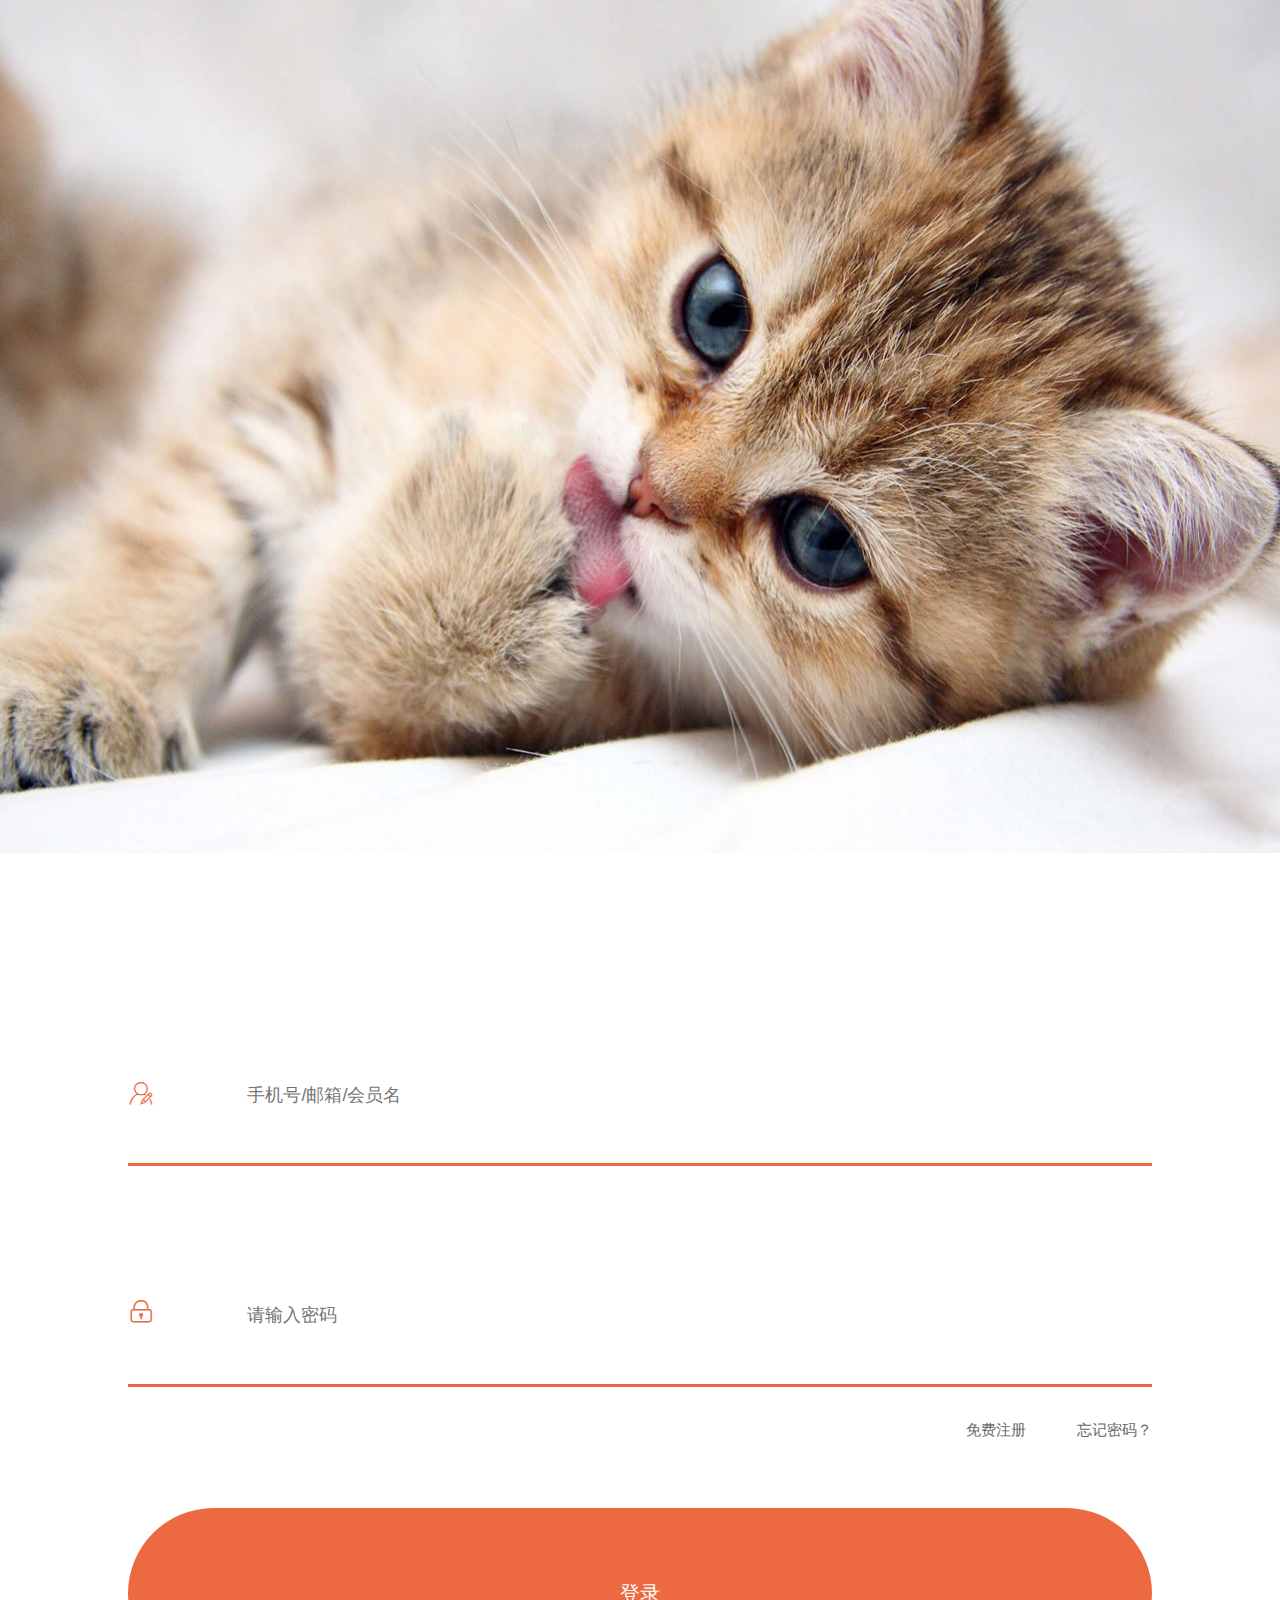
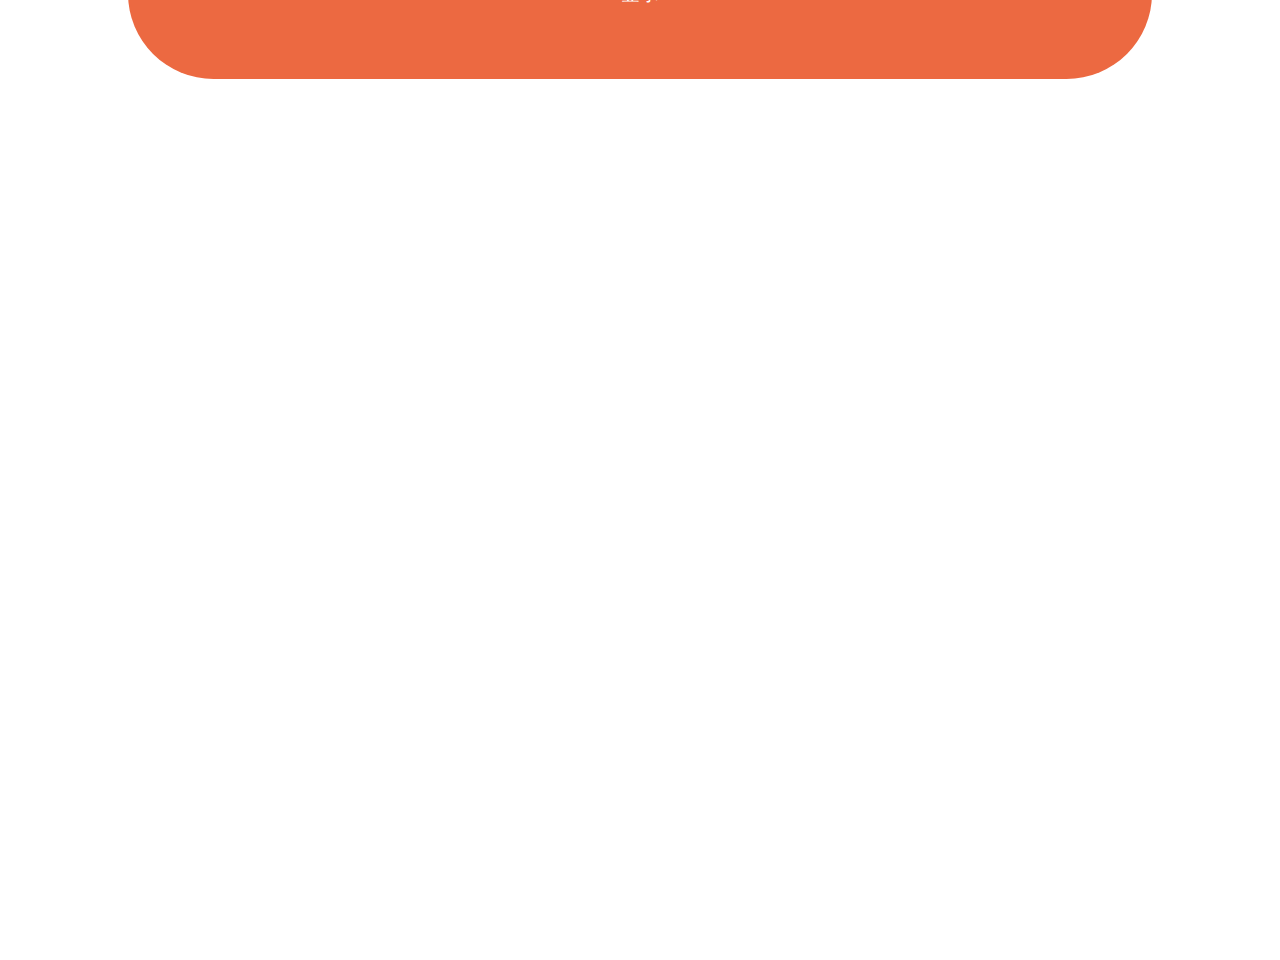
<file: login.html>
<!DOCTYPE html>
<html lang="en">
<head>
    <meta charset="UTF-8">
    <title>登录</title>
    <meta name="viewport" id="viewport" content="width=device-width,initial-scale=1.0,minimum-scale=1.0,maximum-scale=1.0,user-scalable=no"/>
    <link rel="stylesheet" href="css/login.css">
</head>
<body>
    <div class="banner">
        <img src="img/3.png" alt="" onclick="javascript:window.history.back();">
    </div>
    <form action="">
            <label><i>&#xe657;</i></label><input type="text" name="name" placeholder="手机号/邮箱/会员名" tabindex="1" class="login-text" />
            <label><i>&#xe66b;</i></label><input type="password" name="password" placeholder="请输入密码" tabindex="2" class="login-text" />
            <a class="wjmm" href="">忘记密码？</a><a class="mfzc" href="register.html">免费注册 </a>
        <button type="submit" tabindex="3">登录</button>
    </form>
</body>
<script>
    window.onload = function() {
    // var scale = 1 / window.devicePixelRatio;
    // document.querySelector('meta[name="viewport"]').setAttribute('content','width=device-width,initial-scale='+scale+',maximum-scale='+scale+',minimum-scale='+scale+',user-scalable=no');
    document.documentElement.style.fontSize = document.documentElement.clientWidth / 7.5+ 'px';
}
</script>
</html>
</file>
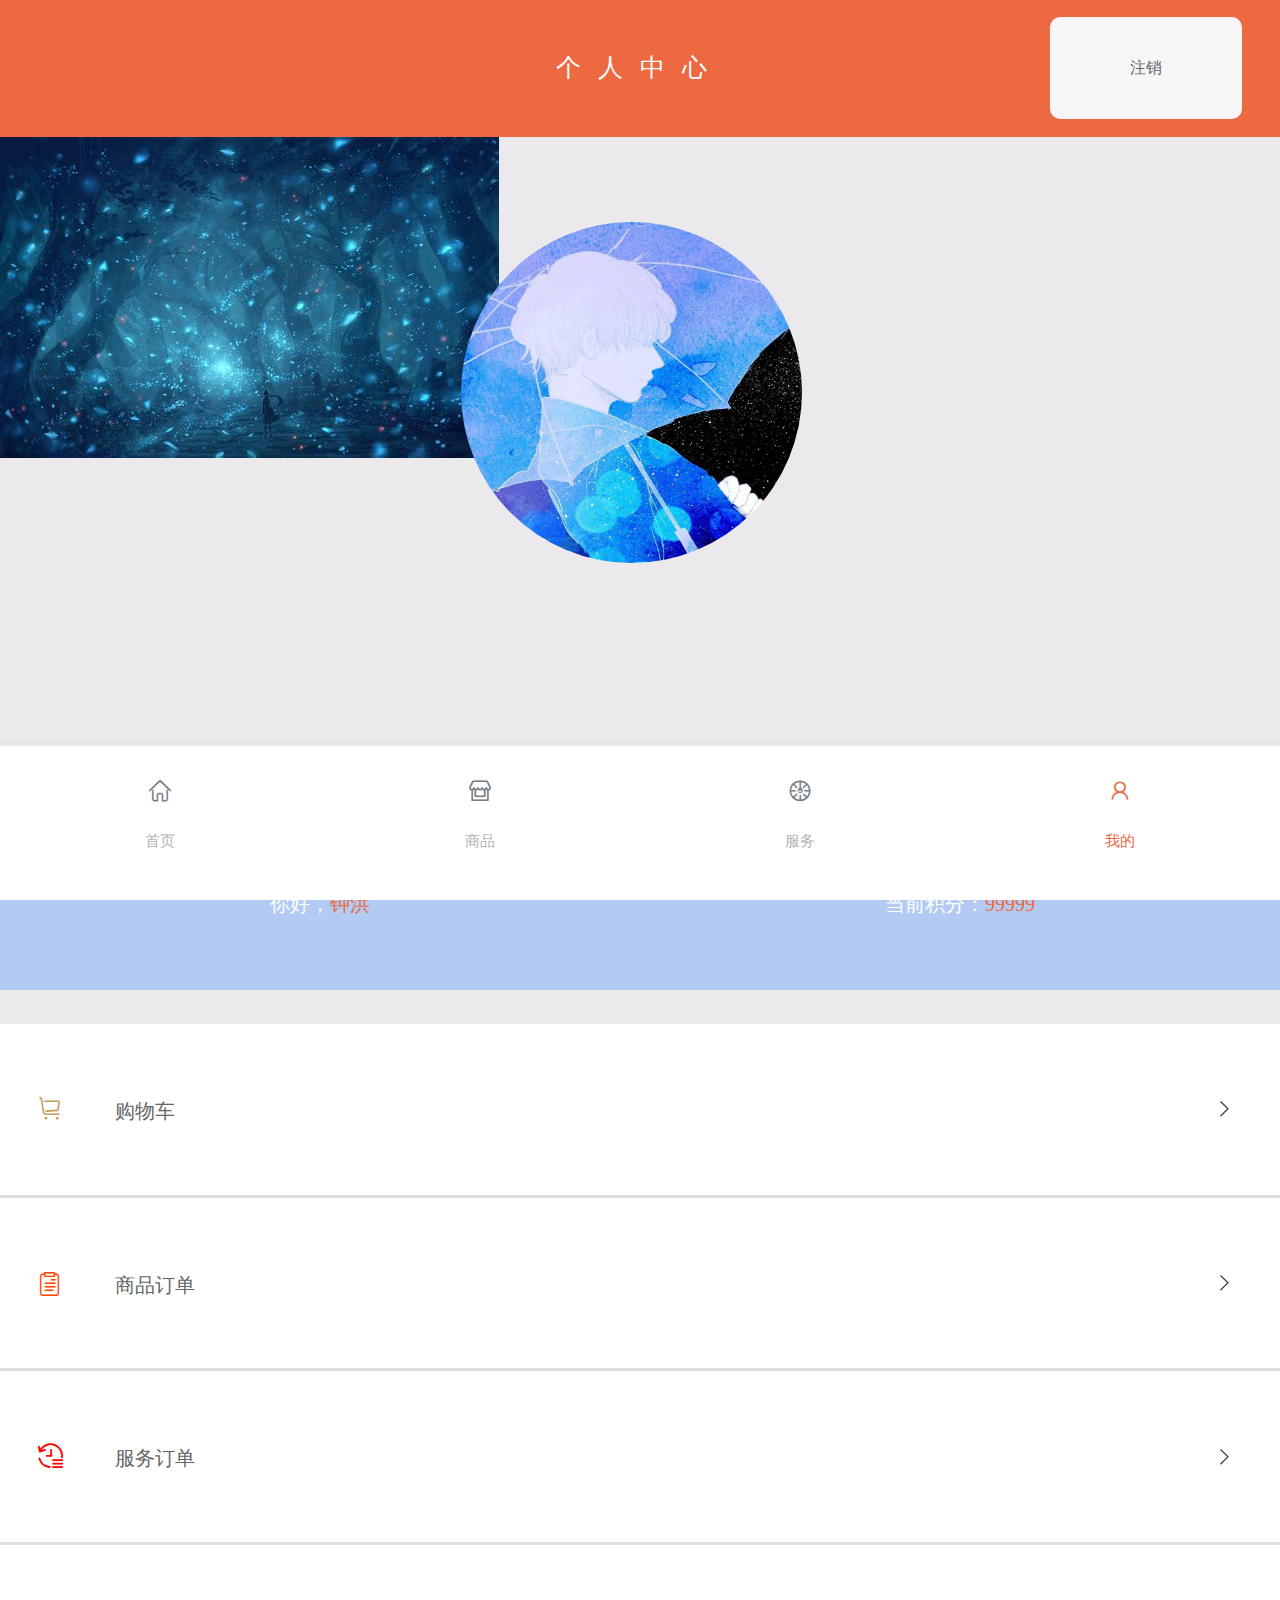
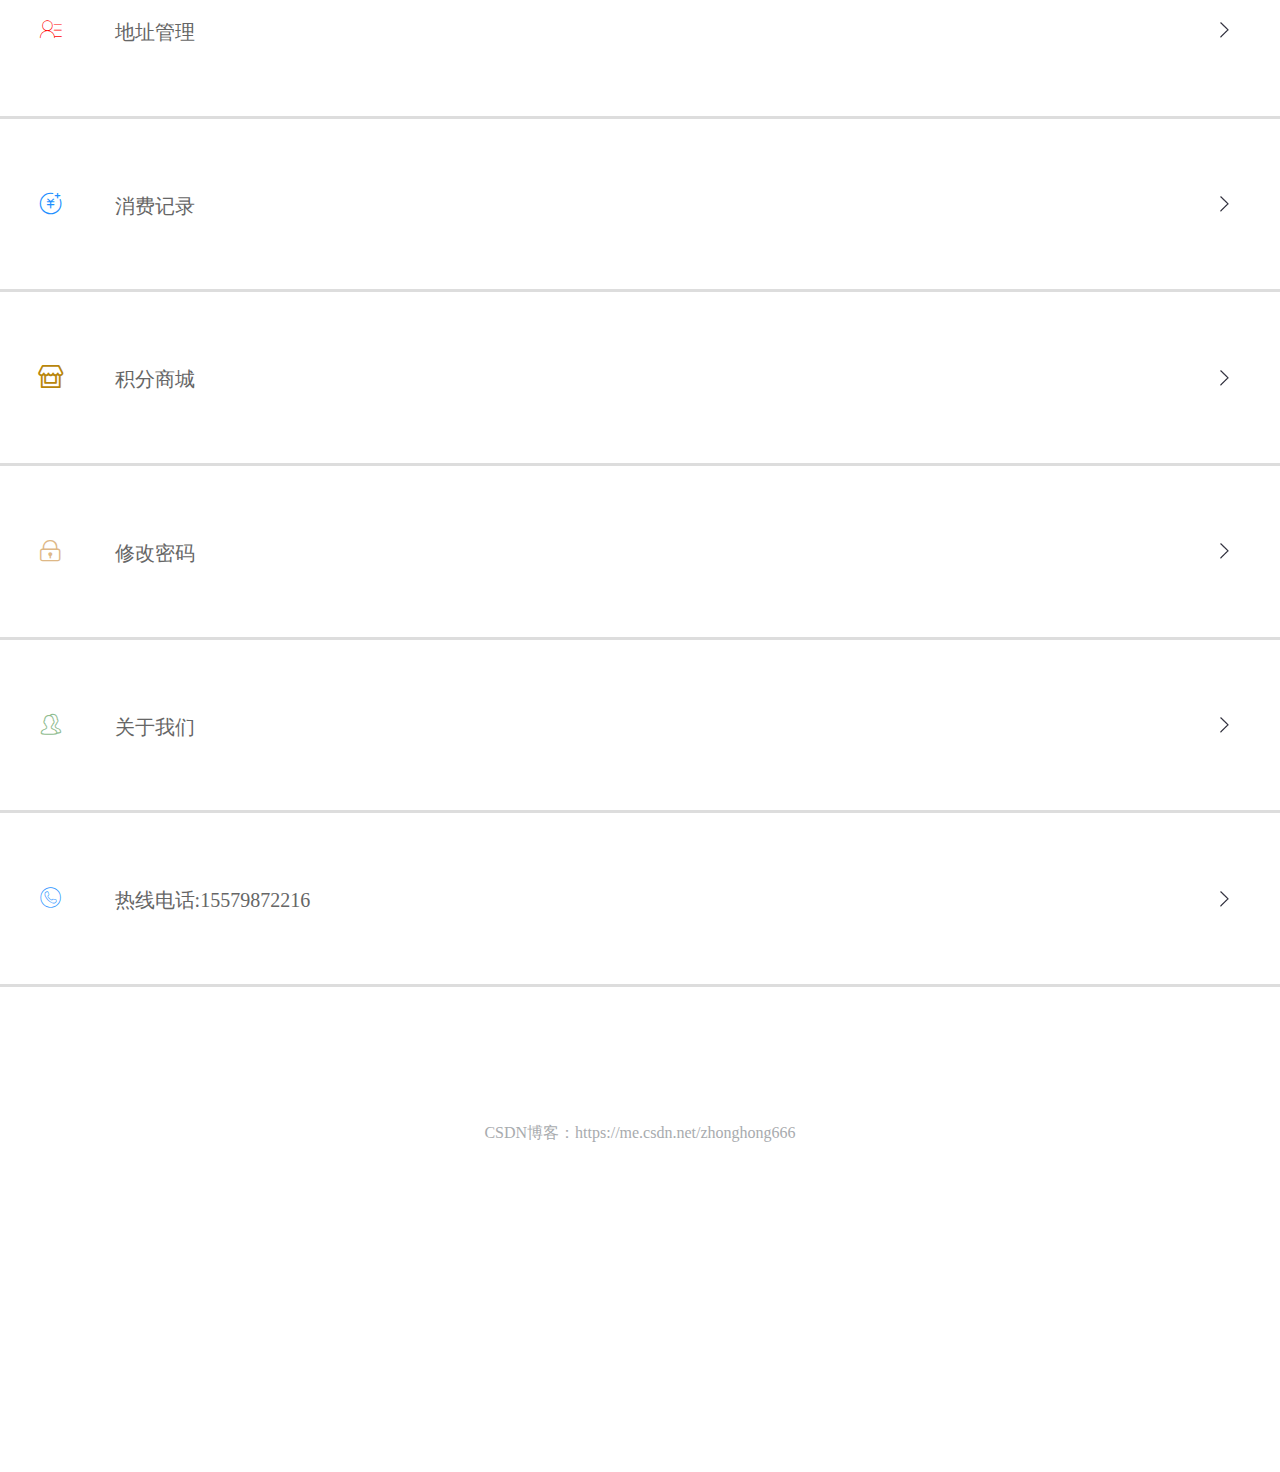
<file: my.html>
<!DOCTYPE html>
<html lang="en">
<head>
    <meta charset="UTF-8">
    <title>个人中心</title>
    <meta name="viewport" id="viewport" content="width=device-width,initial-scale=1.0,minimum-scale=1.0,maximum-scale=1.0,user-scalable=no"/>
    <link rel="stylesheet" href="css/index.css">
</head>
<body>
    <div class="top">
            <h1>个人中心</h1>
            <a href="login.html" class="zhuxiao">注销</a>   
    </div>
    <div class="my-bodyer">
        <div class="my-top">
            <a href=""><img src="img/head.jpg" alt=""></a>
            <ul>
                <li>你好，<span>钟洪</span></li>
                <li>当前积分：<span>99999</span></li>
            </ul>
        </div>
        <div class="my-list">
            <ul>
                <a href="shopcar.html"><li><i style="color:#C9A063">&#xe609;</i><span>购物车</span></li></a>
                <a href="aboutme.html"><li><i style="color:orangered">&#xe606;</i><span>商品订单</span></li></a>
                <a href="aboutme.html"><li><i style="color:red">&#xe645;</i><span>服务订单</span></li></a>
                <a href="aboutme.html"><li><i style="color:red">&#xe660;</i><span>地址管理</span></li></a>
                <a href="aboutme.html"><li><i style="color:dodgerblue">&#xe61f;</i><span>消费记录</span></li></a>
                <a href="shop.html"><li class="hide"><i style="color:darkgoldenrod">&#xe72b;</i><span>积分商城</span></li></a>
                <a href="aboutme.html"><li><i style="color:burlywood">&#xe66b;</i><span>修改密码</span></li></a>
                <a href="aboutme.html"><li><i style="color:darkseagreen">&#xe627;</i><span>关于我们</span></li></a>
                <a href="tel:15579872216"><li class="bgwhite"><i style="color:dodgerblue">&#xe63e;</i><span>热线电话:15579872216</span></li></a>
            </ul>
            <a href="https://me.csdn.net/zhonghong666"><p id="bottom" style="margin-top: 0.8rem;">CSDN博客：https://me.csdn.net/zhonghong666 </p></a>
        </div>
    </div>
    <div class="footer">
        <ul>
            <li class="active">
                <a href="index.html">
                    <p>
                        <i>&#xe61d;</i>
                    </p>
                    <h4>首页</h4>
                </a>
            </li>
            <li><a href="shop.html"><p><i>&#xe72b;</i></p><h4>商品</h4></a></li>
            <li><a href="service.html"><p><i style="font-weight:bold;">&#xe682;</i></p><h4>服务</h4></a></li>
            <li><a href="my.html"><p><i style="color: RGB(236,105,65) !important;">&#xe610;</i></p><h4 style="color: RGB(236,105,65) !important;">我的</h4></a></li>
        </ul>
    </div>
</body>
<script>
    window.onload = function() {
    // var scale = 1 / window.devicePixelRatio;
    // document.querySelector('meta[name="viewport"]').setAttribute('content','width=device-width,initial-scale='+scale+',maximum-scale='+scale+',minimum-scale='+scale+',user-scalable=no');
    document.documentElement.style.fontSize = document.documentElement.clientWidth / 7.5+ 'px';
}
</script>
</html>
</file>
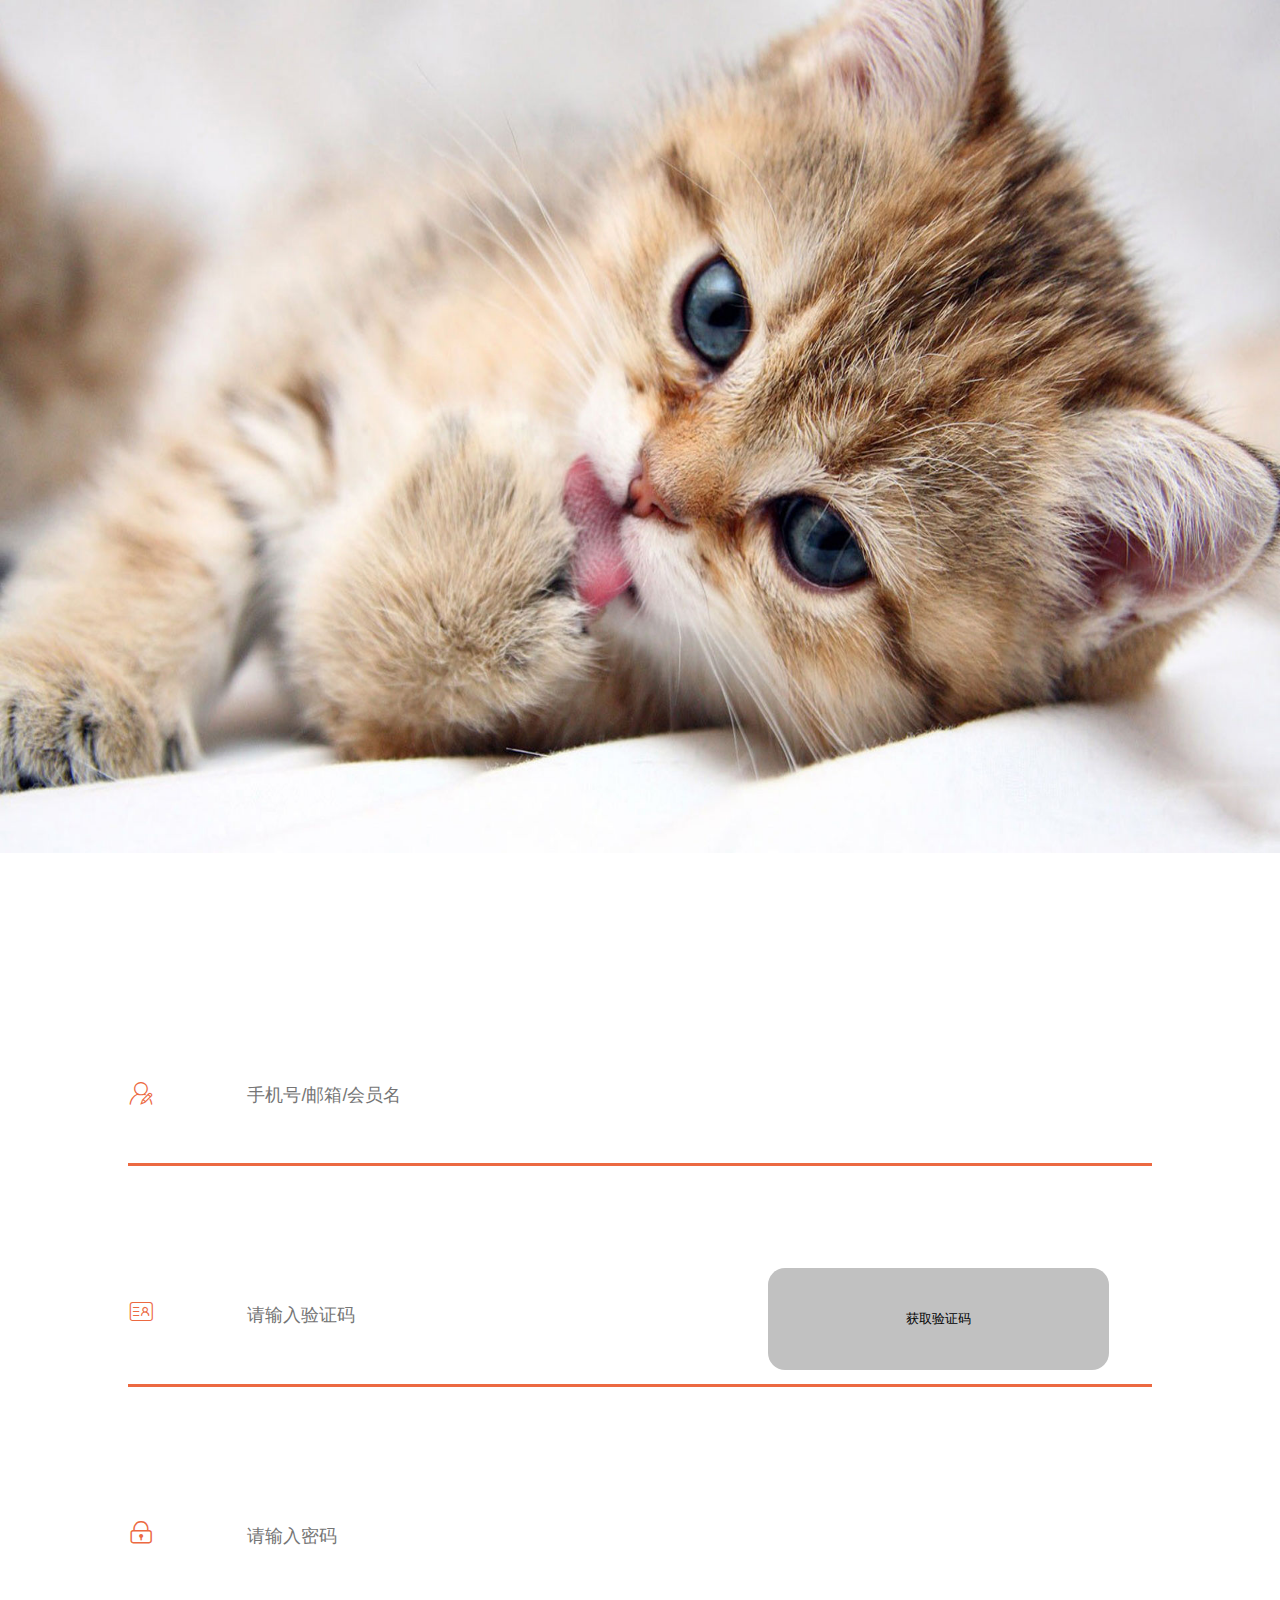
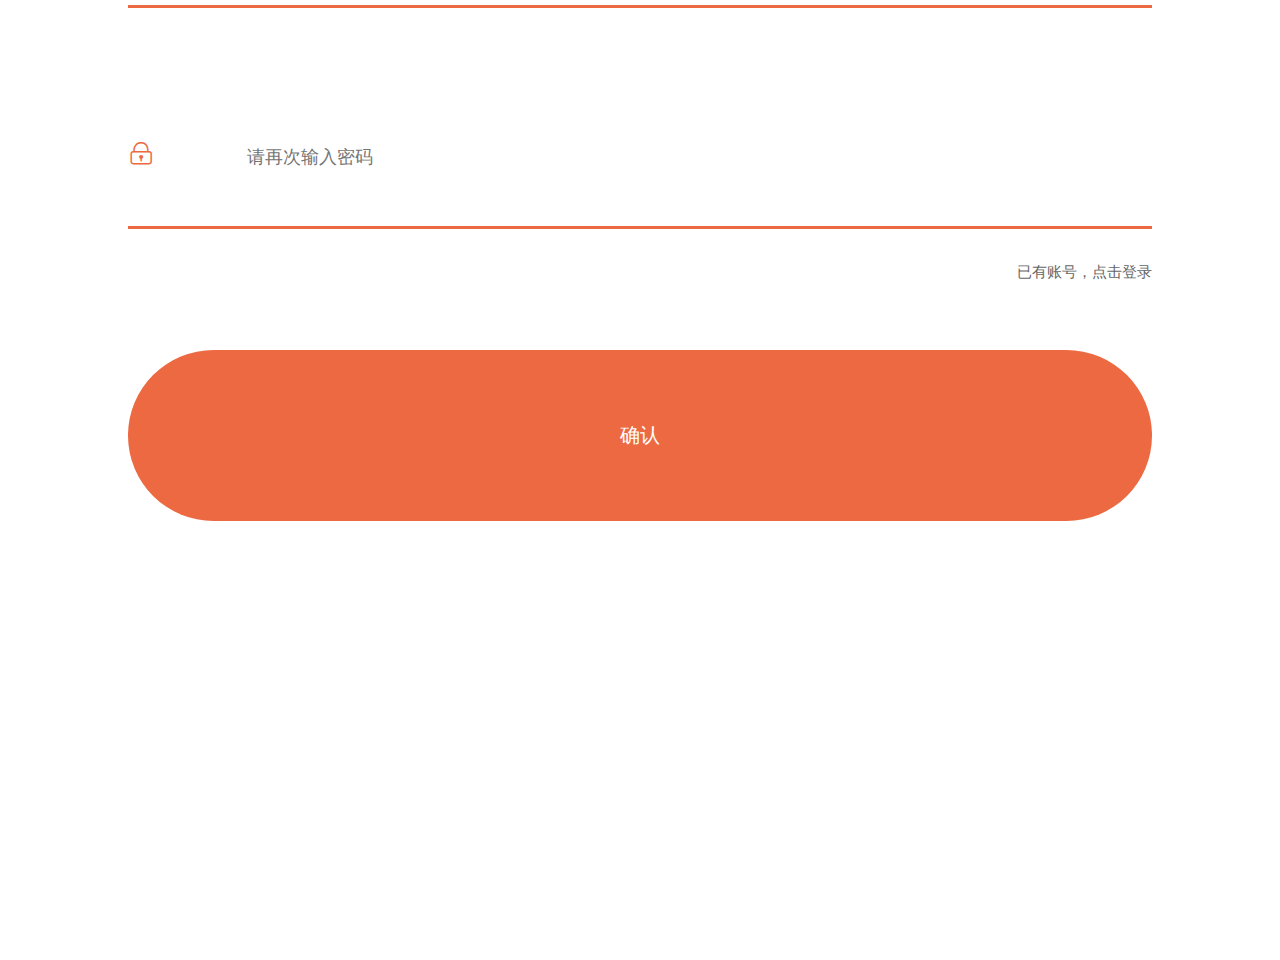
<file: register.html>
<!DOCTYPE html>
<html lang="en">
<head>
    <meta charset="UTF-8">
    <title>注册</title>
    <meta name="viewport" id="viewport" content="width=device-width,initial-scale=1.0,minimum-scale=1.0,maximum-scale=1.0,user-scalable=no"/>
    <link rel="stylesheet" href="css/login.css">
</head>
<body>
    <div class="banner">
        <img src="img/3.png" alt="" onclick="javascript:window.history.back();">
    </div>
    <form action="">
            <label><i>&#xe657;</i></label><input type="text" name="name" placeholder="手机号/邮箱/会员名" tabindex="1" class="login-text" />
            <label><i>&#xe603;</i></label><input type="text" placeholder="请输入验证码" class="login-text" tabindex="2"/>
            <input type="button" value="获取验证码" class="yzm" />
            <label><i>&#xe66b;</i></label><input type="password" name="password" placeholder="请输入密码" tabindex="3" class="login-text" />
            <label><i>&#xe66b;</i></label><input type="password" name="password" placeholder="请再次输入密码" tabindex="4" class="login-text" />
            <a class="wjmm" href="login.html">已有账号，点击登录</a><!-- <a class="mfzc" href="register.html">免费注册 </a> -->
        <button type="submit" tabindex="5">确认</button>
    </form>
</body>
<script>
    window.onload = function() {
    // var scale = 1 / window.devicePixelRatio;
    // document.querySelector('meta[name="viewport"]').setAttribute('content','width=device-width,initial-scale='+scale+',maximum-scale='+scale+',minimum-scale='+scale+',user-scalable=no');
    document.documentElement.style.fontSize = document.documentElement.clientWidth / 7.5+ 'px';
}
</script>
</html>
</file>
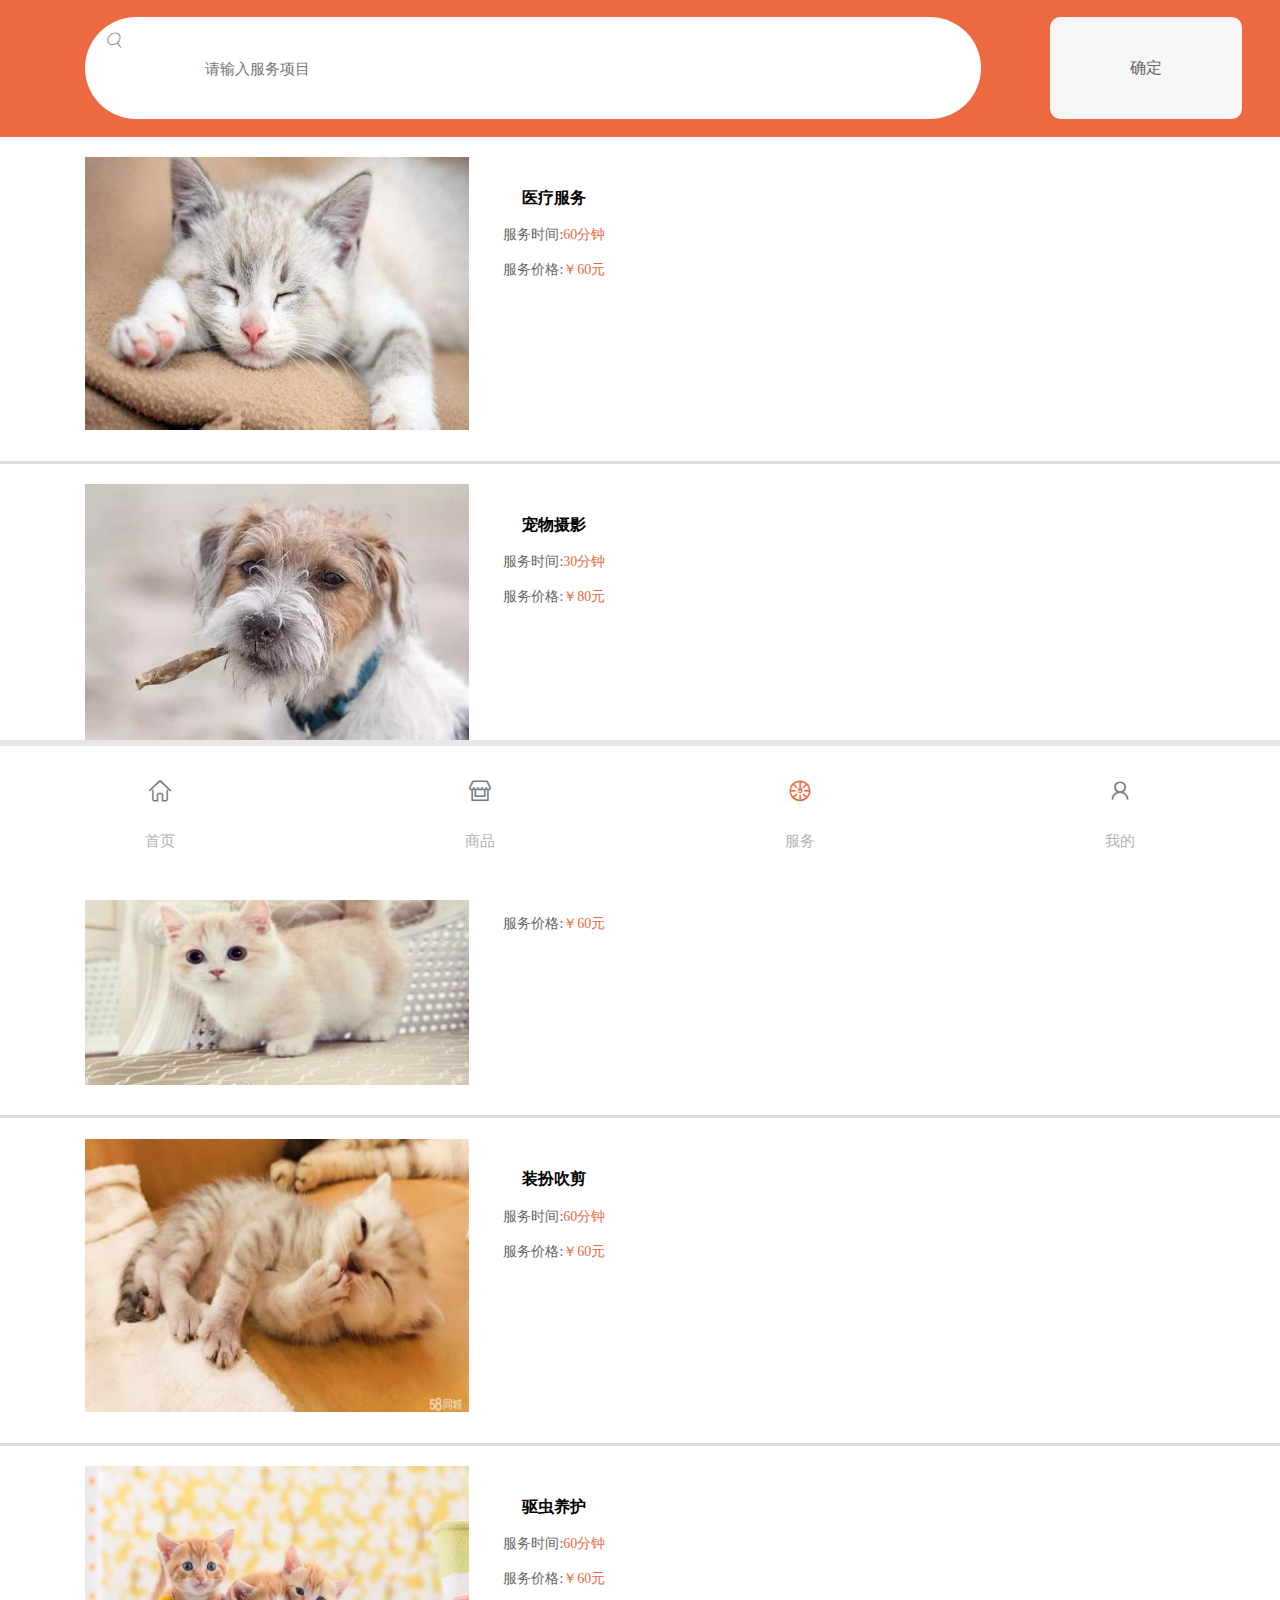
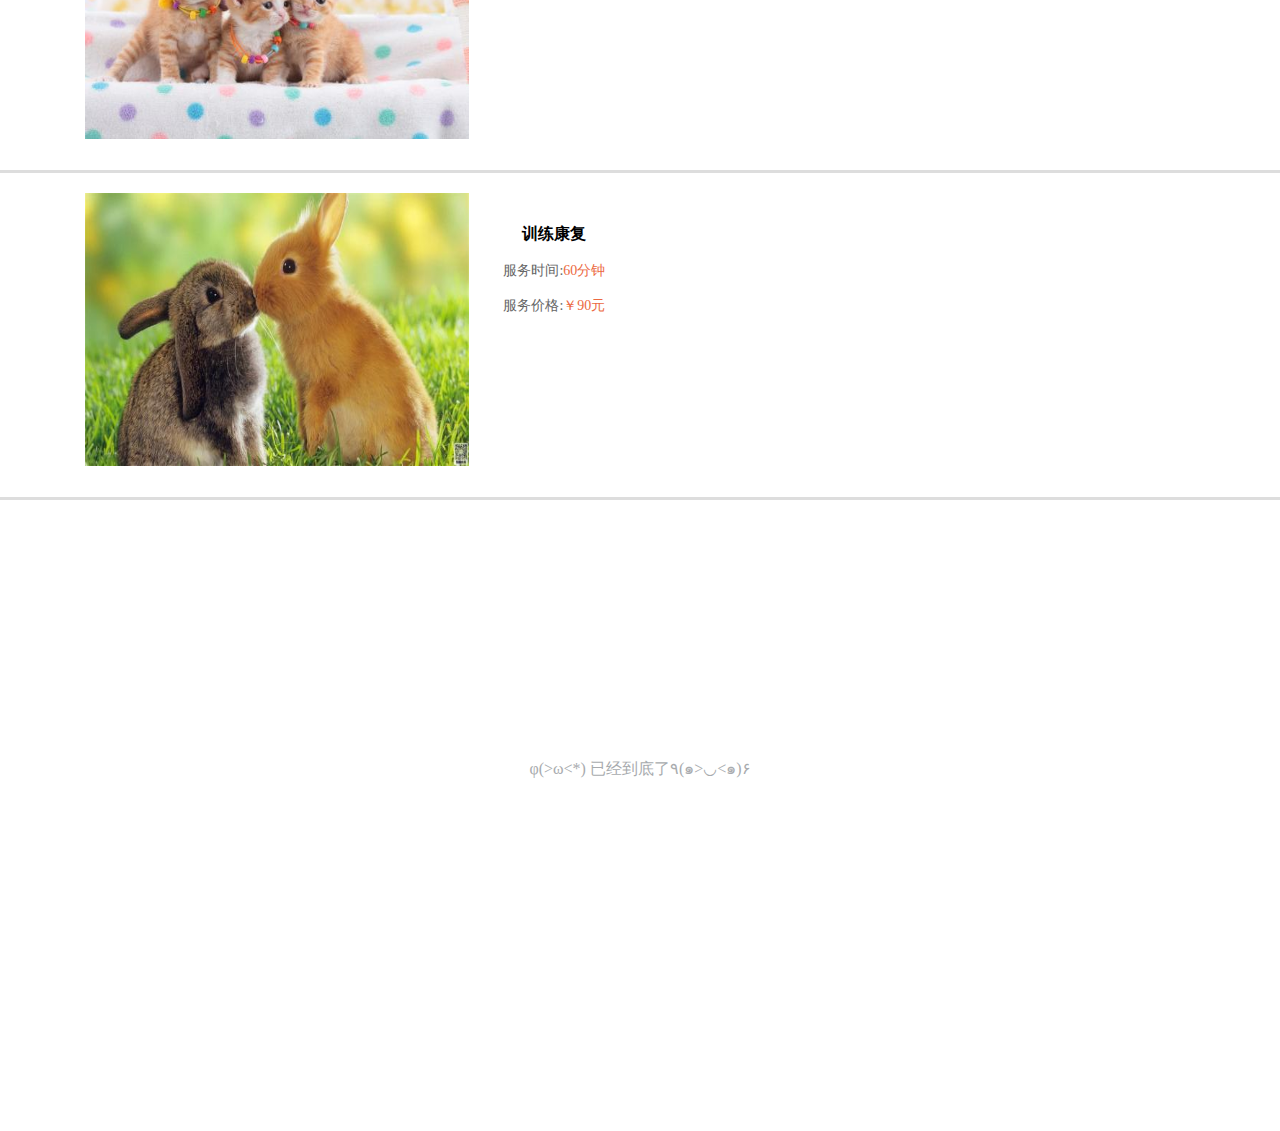
<file: service.html>
<!DOCTYPE html>
<html lang="en">
<head>
    <meta charset="UTF-8">
    <title>服务</title>
    <meta name="viewport" id="viewport" content="width=device-width,initial-scale=1.0,minimum-scale=1.0,maximum-scale=1.0,user-scalable=no"/>
    <link rel="stylesheet" href="css/index.css">
</head>
<body>
    <div class="top">
        <i class="sr">&#xe620;</i>
        <input type="search" placeholder="请输入服务项目" class="search" />
        <a href="#" class="yes">确定</a>
    </div>
    <div class="service-list">
        <ul>
            <a href="">
                <li>
                    <img src="img/service/1.jpg" alt="">
                    <div>
                        <h3>医疗服务</h3>
                        <p id="service_time">服务时间:<span>60分钟</span></p>
                        <p id="service_price">服务价格:<span>￥60元</span></p>
                    </div>
                </li>
            </a>
            <a href="">
                <li>
                    <img src="img/service/2.jpg" alt="">
                    <div>
                        <h3>宠物摄影</h3>
                        <p id="service_time">服务时间:<span>30分钟</span></p>
                        <p id="service_price">服务价格:<span>￥80元</span></p>
                    </div>
                </li>
            </a>
            <a href="">
                <li>
                    <img src="img/service/3.jpg" alt="">
                    <div>
                        <h3>洗护保养</h3>
                        <p id="service_time">服务时间:<span>60分钟</span></p>
                        <p id="service_price">服务价格:<span>￥60元</span></p>
                    </div>
                </li>
            </a>
            <a href="">
                <li>
                    <img src="img/service/4.jpg" alt="">
                    <div>
                        <h3>装扮吹剪</h3>
                        <p id="service_time">服务时间:<span>60分钟</span></p>
                        <p id="service_price">服务价格:<span>￥60元</span></p>
                    </div>
                </li>
            </a>
            <a href="">
                <li>
                    <img src="img/service/5.jpg" alt="">
                    <div>
                        <h3>驱虫养护</h3>
                        <p id="service_time">服务时间:<span>60分钟</span></p>
                        <p id="service_price">服务价格:<span>￥60元</span></p>
                    </div>
                </li>
            </a>
            <a href="">
                <li>
                    <img src="img/service/6.jpg" alt="">
                    <div>
                        <h3>训练康复</h3>
                        <p id="service_time">服务时间:<span>60分钟</span></p>
                        <p id="service_price">服务价格:<span>￥90元</span></p>
                    </div>
                </li>
            </a>
        </ul>
        <p id="bottom">φ(>ω<*) 已经到底了٩(๑>◡<๑)۶ </p>
    </div>
    <div class="footer">
        <ul>
            <li class="active">
                <a href="index.html">
                    <p>
                        <i>&#xe61d;</i>
                    </p>
                    <h4>首页</h4>
                </a>
            </li>
            <li><a href="shop.html"><p><i>&#xe72b;</i></p><h4>商品</h4></a></li>
            <li><a href="service.html"><p><i style="font-weight:bold;color: RGB(236,105,65) !important;">&#xe682;</i></p><h4>服务</h4></a></li>
            <li><a href="my.html"><p><i>&#xe610;</i></p><h4>我的</h4></a></li>
        </ul>
    </div>
</body>
<script>
    window.onload = function() {
    // var scale = 1 / window.devicePixelRatio;
    // document.querySelector('meta[name="viewport"]').setAttribute('content','width=device-width,initial-scale='+scale+',maximum-scale='+scale+',minimum-scale='+scale+',user-scalable=no');
    document.documentElement.style.fontSize = document.documentElement.clientWidth / 7.5+ 'px';
}
</script>
</html>
</file>
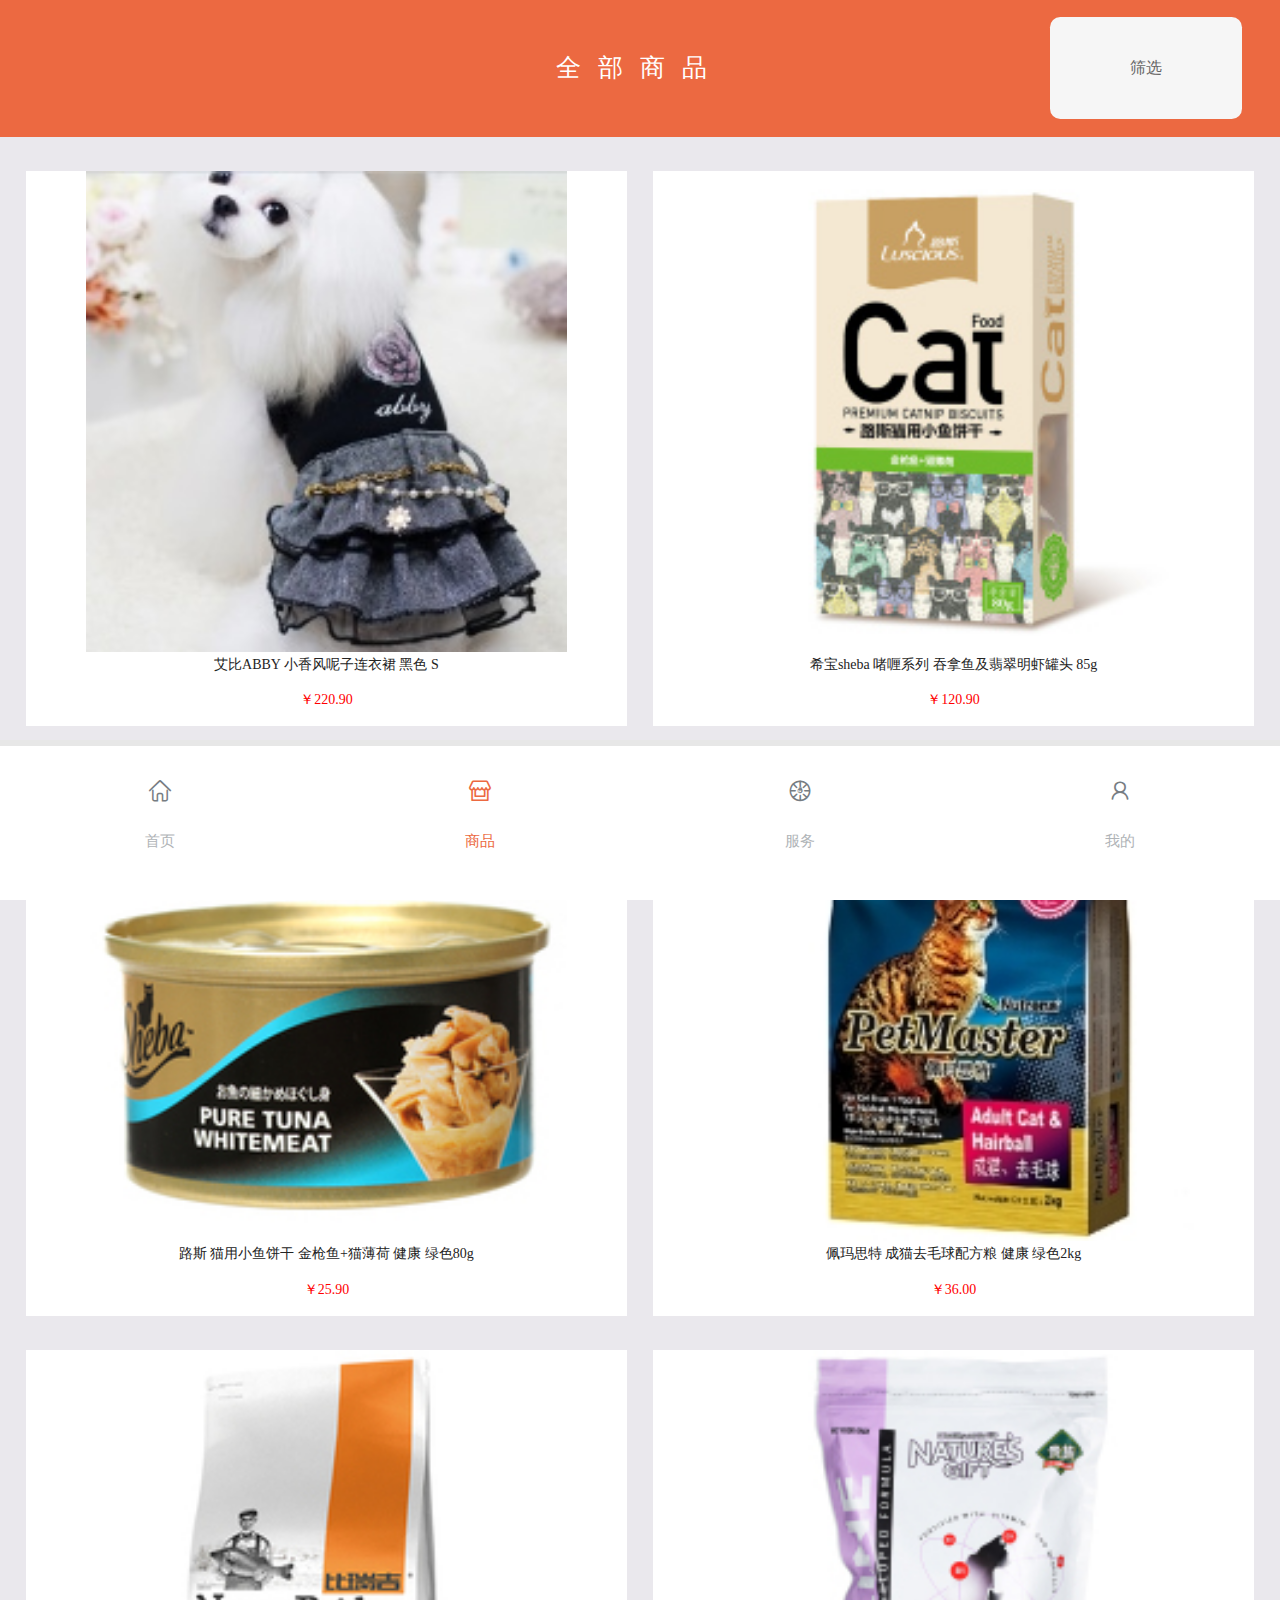
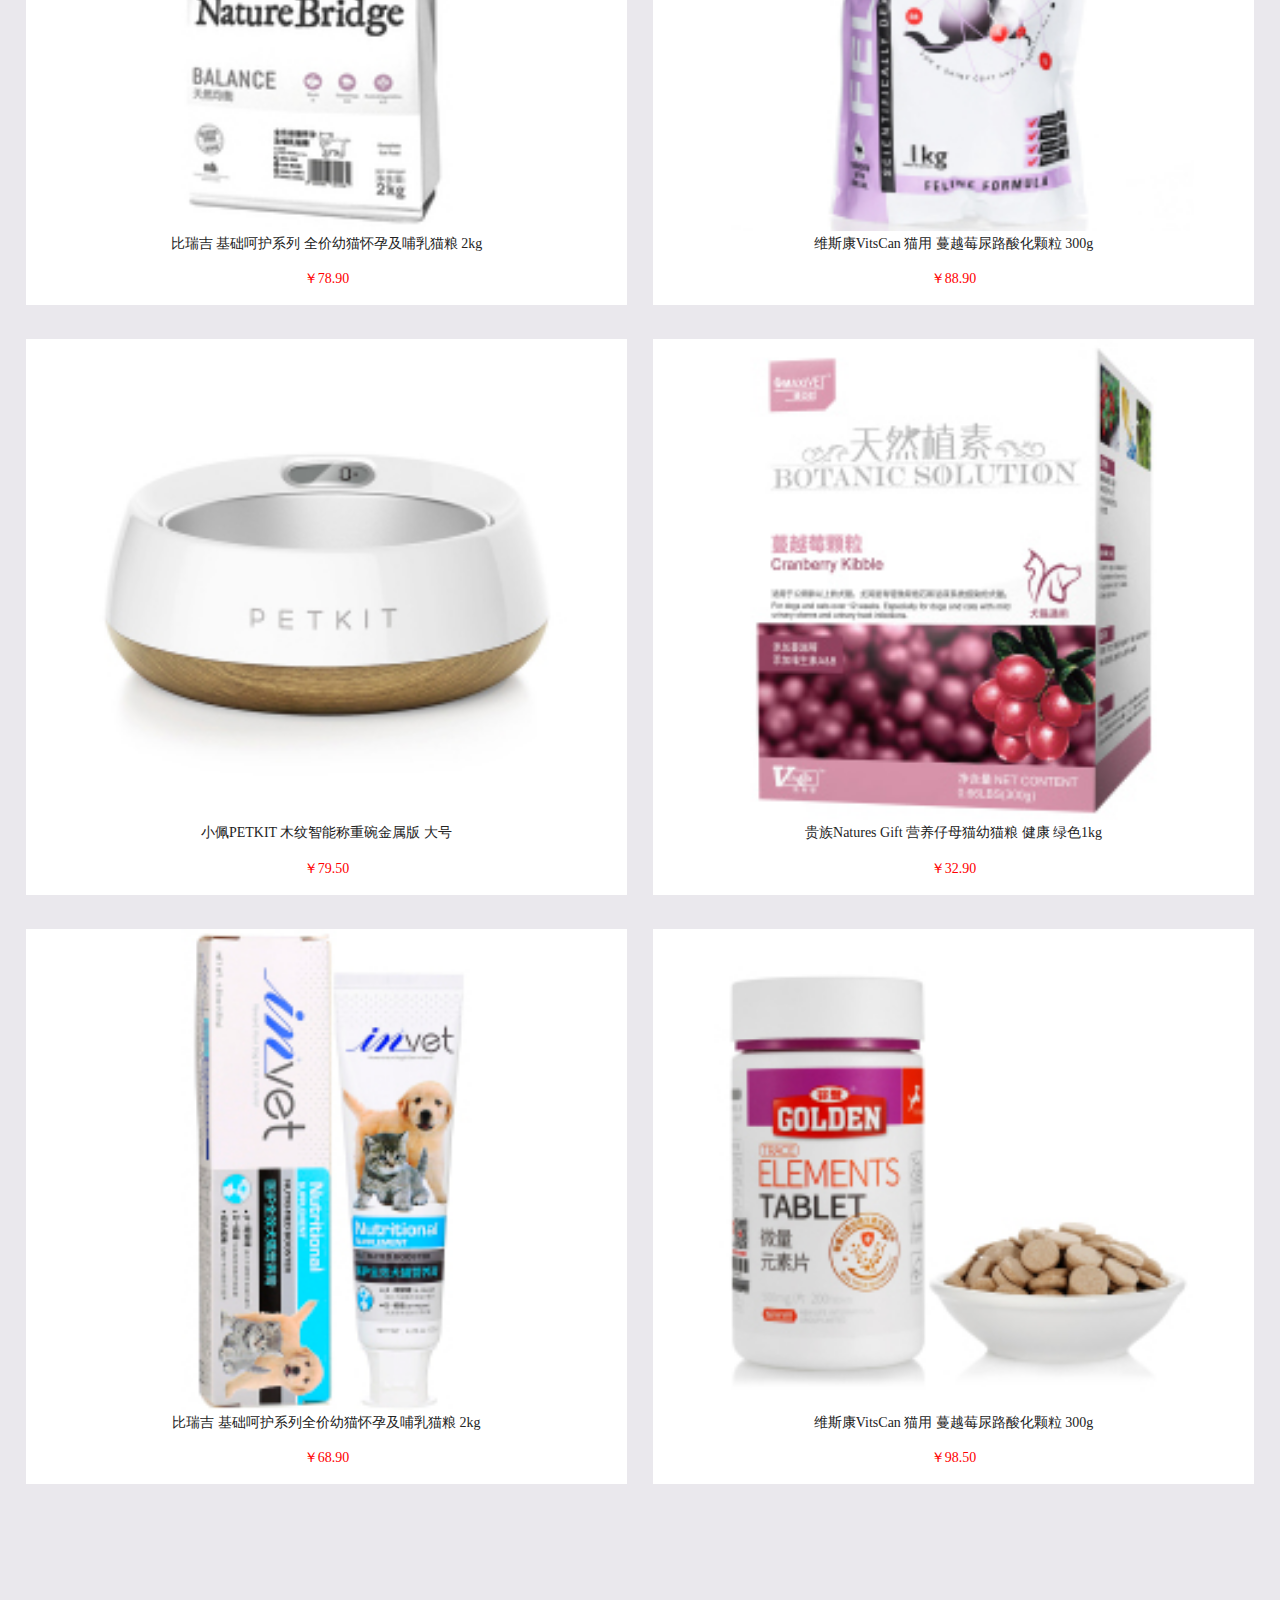
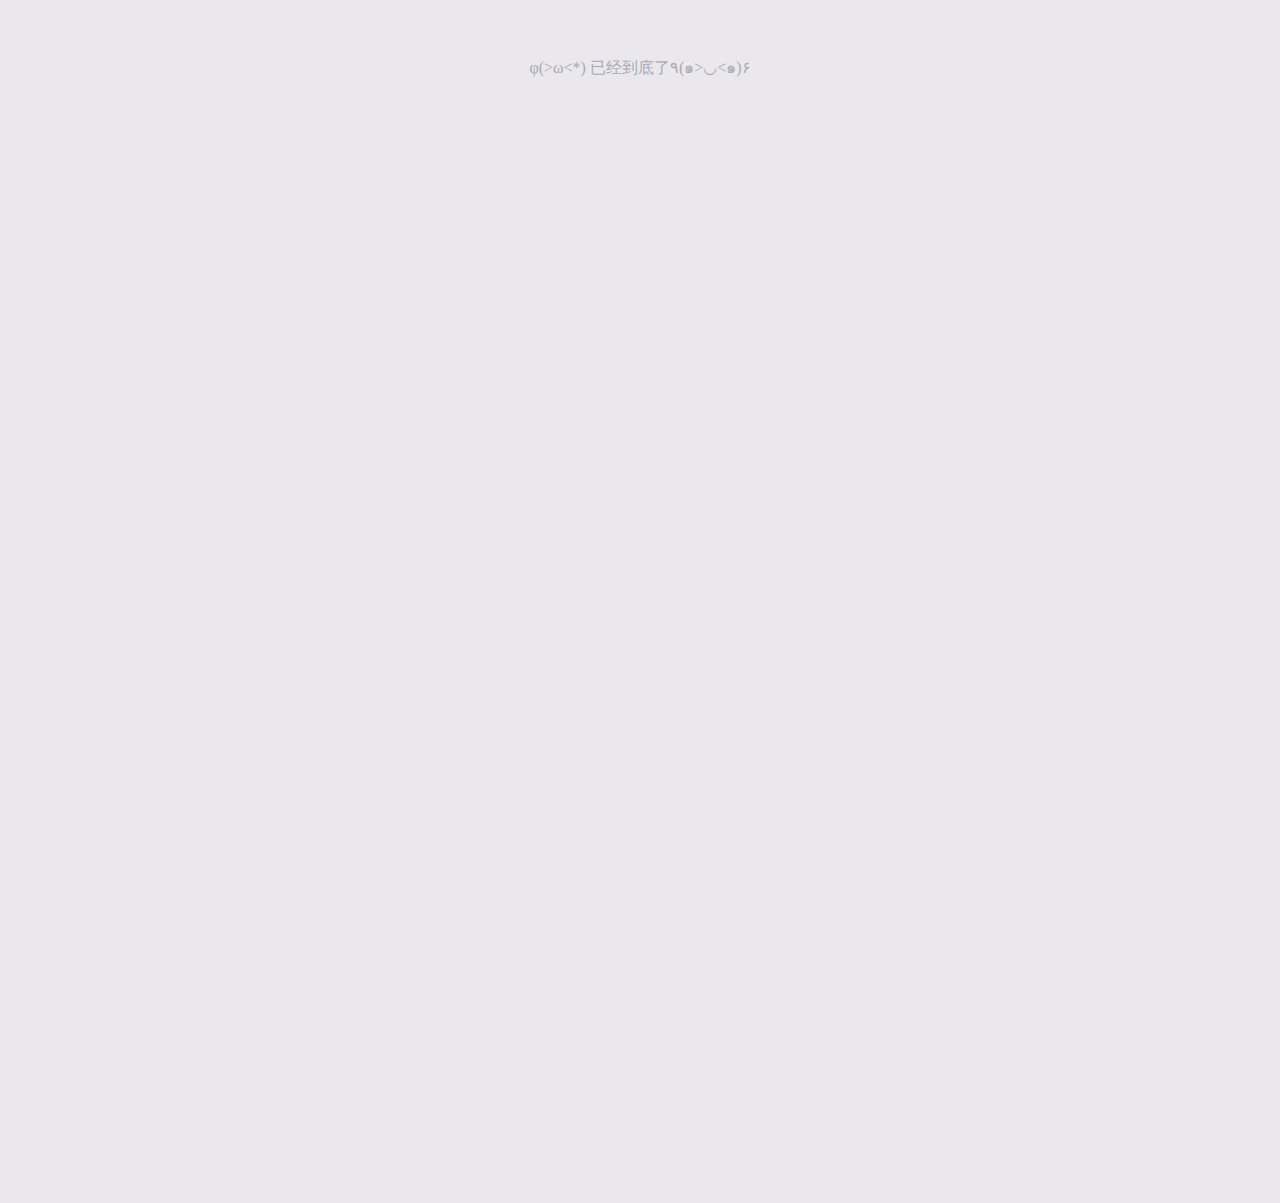
<file: shop.html>
<!DOCTYPE html>
<html lang="en">
<head>
    <meta charset="UTF-8">
    <title>全部商品</title>
    <meta name="viewport" id="viewport" content="width=device-width,initial-scale=1.0,minimum-scale=1.0,maximum-scale=1.0,user-scalable=no"/>
    <link rel="stylesheet" href="css/index.css">
    <script src="js/jquery-1.11.3.js"></script>
</head>
<body style="background-color: RGB(234,232,237);">
    <div class="top">
            <h1>全部商品</h1>
                <a href="javascript:;" class="shaixuan">筛选</a>
    </div>
    <div class="shop-bodyer">
        <ul>
            <a href="goods.html"><li><img src="img/shop/3.jpg" alt=""><p id="title">艾比ABBY 小香风呢子连衣裙 黑色 S</p><p id="price">￥220.90</p></li></a>
            <a href="goods_second.html"><li><img src="img/shop/2.jpg" alt=""><p id="title">希宝sheba  啫喱系列 吞拿鱼及翡翠明虾罐头 85g</p><p id="price">￥120.90</p></li></a>
            <a href="goods.html"><li><img src="img/shop/1.jpg" alt=""><p id="title">路斯 猫用小鱼饼干 金枪鱼+猫薄荷 健康 绿色80g</p><p id="price">￥25.90</p></li></a>
            <a href="goods_second.html"><li><img src="img/shop/4.jpg" alt=""><p id="title">佩玛思特 成猫去毛球配方粮 健康 绿色2kg</p><p id="price">￥36.00</p></li></a>
            <a href="goods.html"><li><img src="img/shop/5.jpg" alt=""><p id="title">比瑞吉 基础呵护系列 全价幼猫怀孕及哺乳猫粮 2kg</p><p id="price">￥78.90</p></li></a>
            <a href="goods_second.html"><li><img src="img/shop/6.jpg" alt=""><p id="title">维斯康VitsCan 猫用 蔓越莓尿路酸化颗粒 300g</p><p id="price">￥88.90</p></li></a>
            <a href="goods.html"><li><img src="img/shop/7.jpg" alt=""><p id="title">小佩PETKIT  木纹智能称重碗金属版 大号</p><p id="price">￥79.50</p></li></a>
            <a href="goods_second.html"><li><img src="img/shop/8.jpg" alt=""><p id="title">贵族Natures Gift 营养仔母猫幼猫粮 健康 绿色1kg </p><p id="price">￥32.90</p></li></a>
            <a href="goods.html"><li><img src="img/shop/9.jpg" alt=""><p id="title">比瑞吉 基础呵护系列全价幼猫怀孕及哺乳猫粮 2kg</p><p id="price">￥68.90</p></li></a>
            <a href="goods_second.html"><li><img src="img/shop/10.jpg" alt=""><p id="title">维斯康VitsCan 猫用 蔓越莓尿路酸化颗粒 300g</p><p id="price">￥98.50</p></li></a>
        </ul>
        <p id="bottom" style="margin-top: 1rem;">φ(>ω<*) 已经到底了٩(๑>◡<๑)۶ </p>
    </div>
    <div class="love"></div>
    <div class="shaixuan-list">
        <p>选择筛选条件</p>
        <ul>
            <li>全部商品</li>
            <li>主粮精选</li>
            <li>美味零食</li>
            <li>清洁护理</li>
            <li>潮流前线</li>
            <li>趣味玩具</li>
        </ul>
        <p>取消</p>
    </div>
    <div class="footer">
        <ul>
            <li class="active">
                <a href="index.html">
                    <p>
                        <i>&#xe61d;</i>
                    </p>
                    <h4>首页</h4>
                </a>
            </li>
            <li><a href="shop.html"><p><i style="color: RGB(236,105,65) !important;">&#xe72b;</i></p><h4 style="color: RGB(236,105,65) !important;">商品</h4></a></li>
            <li><a href="service.html"><p><i style="font-weight:bold;">&#xe682;</i></p><h4>服务</h4></a></li>
            <li><a href="my.html"><p><i>&#xe610;</i></p><h4>我的</h4></a></li>
        </ul>
    </div>
</body>
<script>
    window.onload = function() {
    // var scale = 1 / window.devicePixelRatio;
    // document.querySelector('meta[name="viewport"]').setAttribute('content','width=device-width,initial-scale='+scale+',maximum-scale='+scale+',minimum-scale='+scale+',user-scalable=no');
    document.documentElement.style.fontSize = document.documentElement.clientWidth / 7.5+ 'px';
}
</script>
<script>
    $(function(){
        $(".shaixuan").click(function(){
            obj=this;
            $(".love").fadeIn();                           //jQuery fadeIn() 用于淡入已隐藏的元素
            $(".shaixuan-list").slideDown();       //jQuery slideDown() 方法用于向下滑动元素
        })
        $(".shaixuan-list li").click(function(){
            $(".love").fadeOut();                       //jQuery fadeOut() 方法用于淡出可见元素
            $(".shaixuan-list").slideUp();
            $("h1").text($(this).text());
        })
        $(".shaixuan-list p").click(function(){
            $(".love").fadeOut();
            $(".shaixuan-list").slideUp();          //jQuery slideUp() 方法用于向上滑动元素
        })
    })
</script>
</html>
</file>
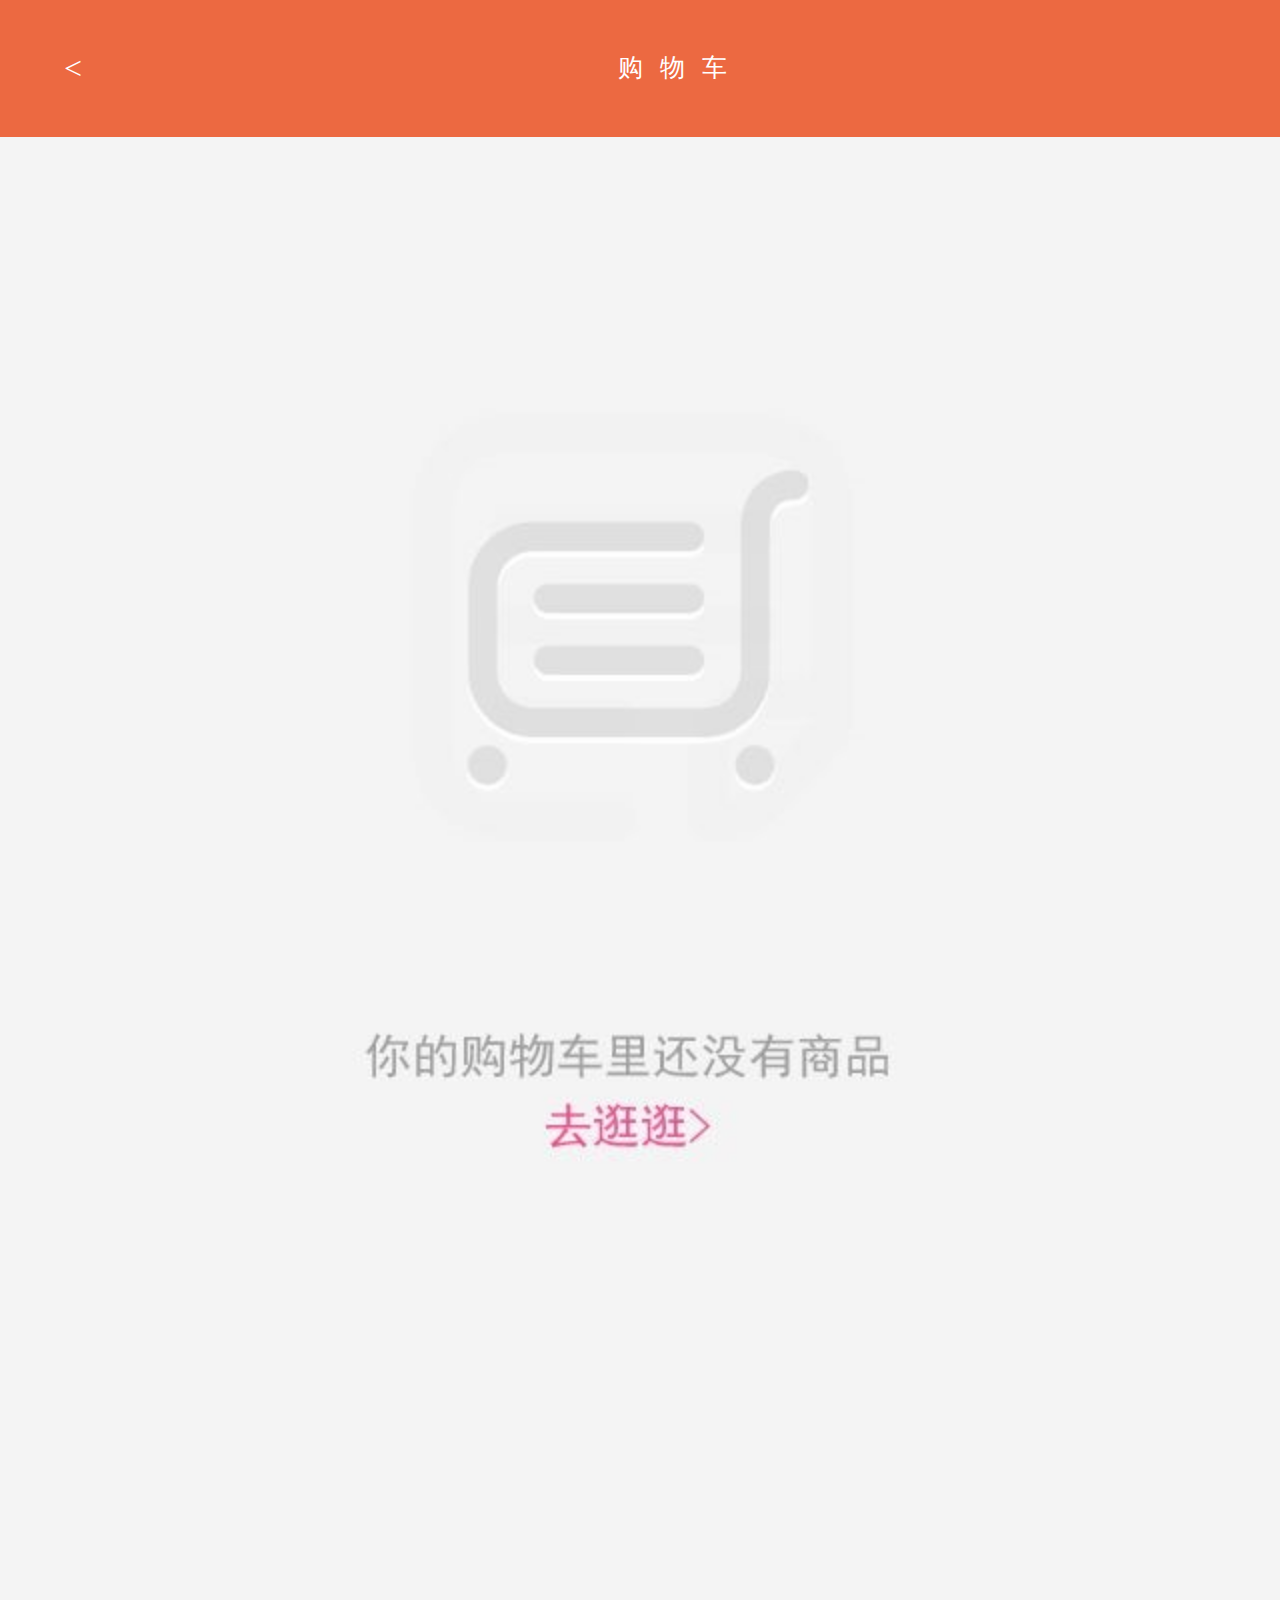
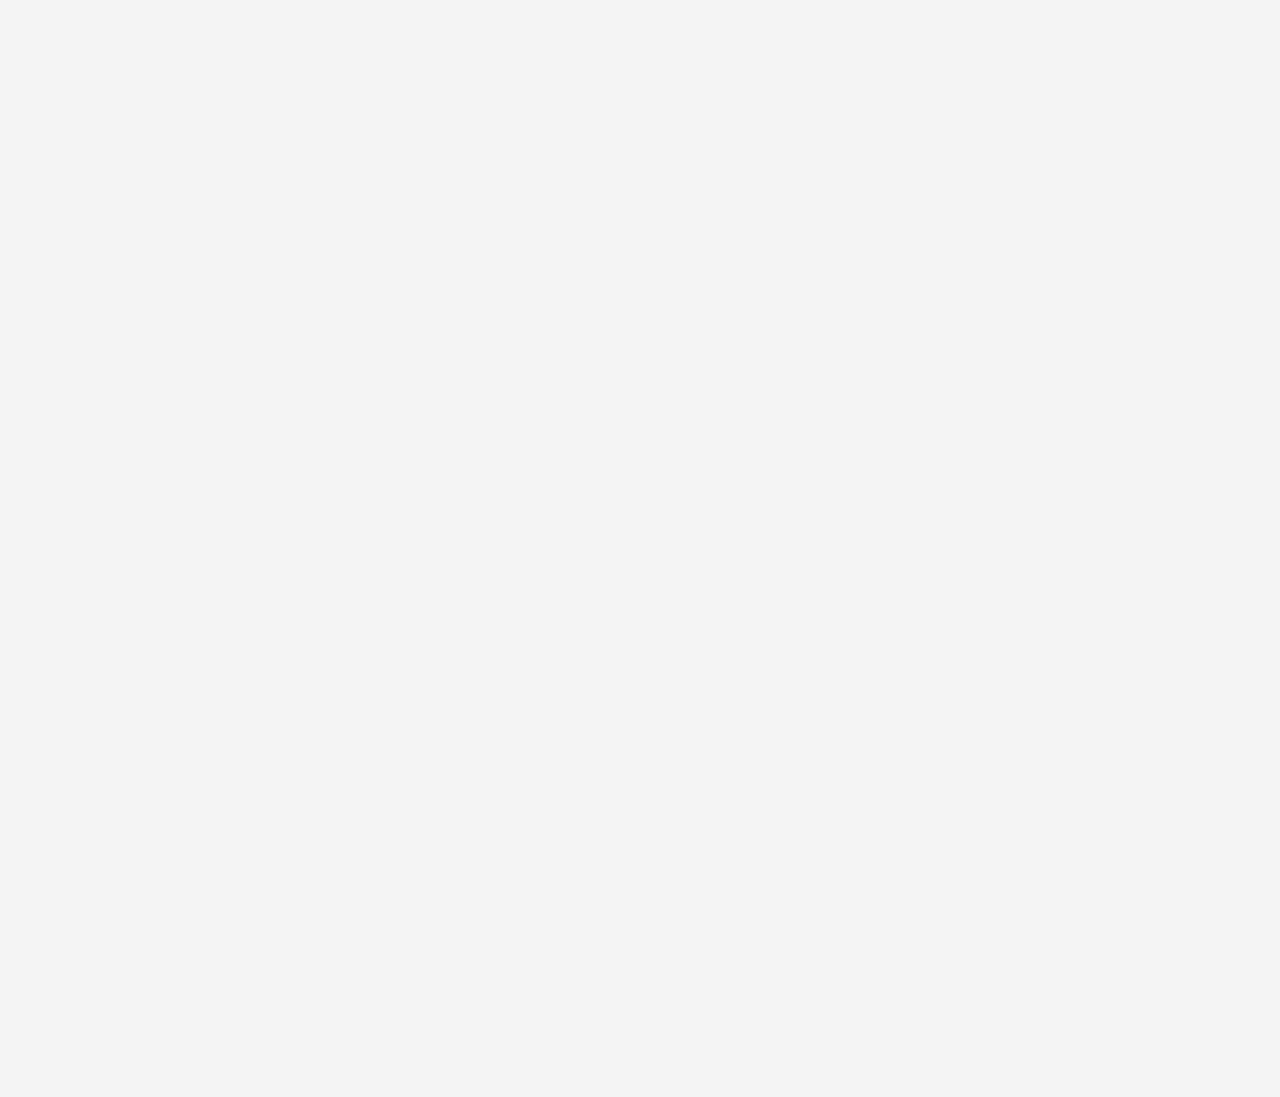
<file: shopcar.html>
<!DOCTYPE html>
<html lang="en">
<head>
    <meta charset="UTF-8">
    <title>购物车</title>
    <meta name="viewport" id="viewport" content="width=device-width,initial-scale=1.0,minimum-scale=1.0,maximum-scale=1.0,user-scalable=no"/>
    <link rel="stylesheet" href="css/hong.css">
</head>
<body>
    <div class="top">
        <a href="javascript:window.history.back();"><span>&lt;</span></a>
        <h1>购物车</h1>
    </div>
    <div class="bodyer">
        <a href="shop.html"><img src="img/shopcar.jpg" alt=""></a>
    </div>
</body>
<script>
    window.onload = function() {
    // var scale = 1 / window.devicePixelRatio;
    // document.querySelector('meta[name="viewport"]').setAttribute('content','width=device-width,initial-scale='+scale+',maximum-scale='+scale+',minimum-scale='+scale+',user-scalable=no');
    document.documentElement.style.fontSize = document.documentElement.clientWidth / 7.5+ 'px';
}
</script>
</html>
</file>
<file: css/index.css>
*{
    margin: 0;
    padding: 0;
}
ul {
    list-style: none;
}
a {
    text-decoration: none;
}
h4 {
    font-size: 15px;
    color: RGB(176,180,183);
    margin-top: 0.04rem;
    font-style: normal;
    font-weight: normal;
}
@font-face {
  font-family: "icons";
  src: url("../fonts/iconfont.eot#iefix") format("embedded-opentype"), url("../fonts/iconfont.woff") format("woff"), url("../fonts/iconfont.ttf") format("truetype"), url("../fonts/iconfont.svg#iconfont") format("svg");
}
/*@media screen and (max-width: 321px) {
    * {
        font-size: 16px;
    }   
}
@media screen and (min-width: 321px) and (max-width: 400px) {
    * {
        font-size: 17px;
    }
}
@media screen and (min-width: 400px) {
    * {
        font-size: 19px;
    }
}*/
.top {
    position: fixed;
    width:100%;
    height:0.8rem;
    background-color: #EC6941;
    color: white;
    text-align: center;
    top: 0;
    z-index: 10;
}
h1 {
    font-weight: normal;
    font-size: 25px;
    height: 0.8rem;
    line-height:0.8rem;
    letter-spacing:0.1rem;
}
.gwc {
    position: absolute;
    right: 0.6rem;
    text-align: center;
}
.zhuxiao {
    float: right;
    margin-right: 3%;
    font-size: 16px;
    background-color: #F6F6F6;
    border-radius: 0.06rem;
    width: 15%;
    height: 0.6rem !important;
    line-height: 0.6rem !important;
    color: #666;
    margin-top: -0.7rem;
}
.yes {
    float: right;
    margin-right: 3%;
    font-size: 16px;
    background-color: #F6F6F6;
    border-radius: 0.06rem;
    width: 15%;
    height: 0.6rem !important;
    line-height: 0.6rem !important;
    color: #666;
    margin-top: 0.1rem;
}
.shaixuan {
    float: right;
    margin-right: 3%;
    font-size: 16px;
    background-color: #F6F6F6;
    border-radius: 0.06rem;
    width: 15%;
    height: 0.6rem !important;
    line-height: 0.6rem !important;
    color: #666;
    margin-top: -0.7rem;
}
.top i {
    font-family: "icons" !important;
    font-size: 30px;
    color: white;
}
.top a {
    height: 0.8rem;
    line-height: 0.8rem;
}
.bodyer {
    /*min-height: 20rem;*/
    margin: 0 auto;
    max-width: 8rem;
    position: relative;
    overflow: hidden;
    /*background-color: #f4f4f4;*/
}
.pictrue {
    max-width: 8rem;
    width: 100%;
    margin: 0 auto;
    position:relative;
    height: 4rem;
    overflow: hidden;
    margin-top: 0.8rem;
    background-image: url('../img/6.png');
}
.images {
    height: 4rem;
    position: absolute;
}
.images li{
    height: 4rem;
    float: left;
}
.images li img{
    height: 4rem;
    width: 100%;
    max-width: 8rem;
}
 .index{
    height: 0.2rem;
    /*margin-top: -0.6rem;*/
    top: 3.6rem;
    position: absolute;
    width: 100%;
    text-align: center;
}
.index li{
    width: 0.2rem;
    height: 0.2rem;
    border-radius: 0.2rem;
    background-color:rgba(250,250,250,0.5);
    float: left;
    margin-right: 0.16rem;
}
.index ul{
    display: inline-block;
    position: absolute;
    text-align: center;
    left: 40%;
}
.num .on{
    background-color: rgba(236,105,65,0.8);
}
.home {
    min-height: 4.9rem;
    width: 100%;
    /*margin-top: 0.2rem;*/
    /*height: 100%;*/
    text-align: center;
}
.home li{
    width: 25%;
    float: left;
    font-size: 15px;
    margin-top: 0.3rem;
}
.home p {
    color: RGB(58,59,61);
}
.home li img {
    width: 70%;
    border-radius: 50%;
}
.groom {
    width: 100%;
    min-height: 3.8rem;
}
.groom li{
    width: 25%;
    float: left;
    font-size: 15px;
    text-align: center;
    margin-top: 0.3rem;
    background-color: RGB(248,248,248);
}
.groom p{
    color: RGB(62,64,68);
}
.groom li img{
    width: 90%;
}
.groom #span-two{
    font-size: 13px;
    color: RGB(197,197,197);
    float: right;
    margin-top: 0.1rem;
}
.guess {
    width: 100%;
    min-height: 23rem;
}
.shop {
    background-color: RGB(245,245,245);
    width: 100%;
    min-height: 23rem;
}
.guess p {
    color: RGB(62,64,68);
}
.guess #span-two{
    font-size: 13px;
    color: RGB(197,197,197);
    float: right;
    margin-top: 0.1rem;
}
.guess li {
    margin-top: 0.3rem;
    margin-left: 2%;
    width: 47%;
    float: left;
    font-size: 14px;
    text-align: center;
    background-color: white;
}
.guess li img{
    width: 60%;
}
#title {
    font-size: 14px;
}
#price{
    margin-top: 0.1rem;
    color: red;
    margin-bottom: 0.1rem;
}
.footer {
    position: fixed;
    bottom: 0;
    width: 100%;
    height: 0.9rem;
    border-top: 0.04rem solid RGB(231,231,231);
    background: white;
    z-index: 10;
}
.footer ul li {
    width: 25%;
    float: left;
    text-align: center;
    font-size: 50px;
}
.footer ul a {
    display: block;
    height: 0.9rem;
    padding-top: 0.06rem;
    text-decoration: none;
}
.footer i {
    font-family: "icons" !important;
    font-style: normal;
    color: RGB(118,124,130);
}
.footer ul p {
    height: 0.4rem;
    line-height: 0.4rem;
    color: RGB(103,110,116);
    font-style: normal;
    font-weight:normal;
    font-size: 22px;
}
.my-bodyer {
    max-width: 8rem;
    margin: 0 auto;
    background-color: RGB(235,233,236);
}
.my-top {
    width: 100%;
    height: 5rem;
    margin-top: 0.8rem;
    background: url('../img/3.jpg') no-repeat;
}
.my-top a{
    position: absolute;
    margin-left: 2.7rem;
    margin-top: 0.5rem;
}
.my-top img{
    width: 2rem;
    height: 2rem;
    border-radius: 50%;
}
.my-top li{
    font-size: 20px;
    float: left;
    width: 50%;
    margin-top: 4rem;
    background-color: RGBA(51,135,255,0.3);
    height: 1rem;
    line-height: 1rem;
    text-align: center;
    color: white;
}
.my-top li span{
    color: RGB(236,105,65);
}
.my-list {
    margin-top: 0.2rem;
    background-color:#fff;
    width: 100%;
    height: 12rem;
}
.my-list i{
    font-family: "icons" !important;
    margin-right: 0.3rem;
    font-style: normal;
    font-size: 25px;
}
.my-list li{
    color:red;
    width: 100%;
    height: 1rem;
    line-height: 1rem;
    border-bottom: 0.02rem solid #ddd;
    text-indent: 3%;
    font-size: 20px;
    background: url('../img/list.png') 96% center no-repeat;
}
.my-list span{
    color: #666;
}
.shop-bodyer{
    margin: 0 auto;
    max-width: 8rem;
    background-color: RGB(234,232,237);
    margin-top: 0.8rem;
    min-height: 25rem;
}
.shop-bodyer li{
    width: 47%;
    float: left;
    margin-left: 2%;
    background-color: white;
    margin-top: 0.2rem;
    font-size: 14px;
    text-align: center;
    color: RGB(35,35,35);
}
.shop-bodyer li img{
    width: 80%;
}
.shaixuan-list{
    /*background: white;*/
    display: none;
    width: 100%;
    font-size: 20px;
    text-align: center;
    background-color: white;
    z-index: 99999;
    position: fixed;
    left: 0;
    bottom: 0;
}
.shaixuan-list li{
    width: 100%;
    height: 0.9rem;
    line-height: 0.8rem;
    color: #cb0b16;
    border-bottom: 0.02rem solid #ddd;
}
.shaixuan-list p{
    width: 100%;
    height: 1rem;
    line-height: 1rem;
    color: RGB(102,102,102);
    border-bottom: 0.02rem solid #ddd;
}
.love{
    background: RGBA(95,99,104,0.3);
    position: fixed;
    left: 0;
    top: 0;
    width: 100%;
    height: 100%;
    z-index: 100;
    display: none;
}
.search{
    position: absolute;
    width: 70%;
    left: 0;
    margin-left: 0.5rem;
    margin-top: 0.1rem;
    height: 0.6rem;
    line-height: 0.6rem;
    border-radius:0.6rem;
    border: none;
    outline: none;
    text-indent: 0.7rem;
    font-size: 15px;
}
.sr{
    position: absolute;
    left: 0;
    color: #888 !important;
    margin-left: 0.6rem;
    z-index: 10;
    outline: none !important;
    font-size: 23px !important;
    margin-top: 0.15rem;
}
.service-list{
    position: relative;
    max-width: 8rem;
    top: 0.8rem;
    /*background-color: red;*/
    min-height: 15rem;
    margin: 0 auto;
}
.service-list li{
    /*float: left;*/
    width: 100%;
    min-height: 1.7rem;
    /*background-color: red;*/
    text-align: center;
    margin-top: 0.2rem;
    border-bottom: 0.02rem solid #ddd;
}
.service-list li img{
    width: 30%;
    height: 1.6rem;
    float: left;
    margin-left: 0.5rem;
    margin-top: -0.08rem;
}
.service-list li h3{
    font-size: 16px;
    color: #000;
    margin-top: 0.1rem;
}
.service-list li p{
    color: #666;
    font-size: 14px;
    margin-top: 0.1rem;
}
.service-list li p span{
    color: #EC6941;
}
.service-list li div{
    float: left;
    margin-left: 0.2rem;
}
#bottom{
    font-size: 16px;
    width: 100%;
    text-align: center;
    float: left;
    margin-top: 1.5rem;
    color: RGB(168,171,174);
}
</file>
<file: css/hong.css>
*{
    margin: 0;
    padding: 0;
}
@font-face {
  font-family: "icons";
  src: url("../fonts/iconfont.eot#iefix") format("embedded-opentype"), url("../fonts/iconfont.woff") format("woff"), url("../fonts/iconfont.ttf") format("truetype"), url("../fonts/iconfont.svg#iconfont") format("svg");
}
ul {
    list-style: none;
}
a {
    text-decoration: none;
    outline: none;
}
h1 {
    font-weight: normal;
    font-size: 25px;
    height: 0.8rem;
    line-height:0.8rem;
    letter-spacing:0.1rem;
}
.top {
    position: fixed;
    width:100%;
    height:0.8rem;
    background-color: #EC6941;
    color: white;
    text-align: center;
    top: 0;
    z-index: 10;
}
.top span{
    float: left;
    margin-left: 5%;
    font-size: 32px;
    color: white;
    height: 0.8rem;
    line-height: 0.8rem;
}
.bodyer{
    max-width: 8rem;
    margin: 0 auto;
    background-color: RGB(244,244,244);
    min-height: 15rem;
    margin-top: 0.8rem;
}
.bodyer img{
    width: 100%;
}
.footer{
    position: fixed;
    bottom: 0;
    width: 100%;
    height: 0.9rem;
    border-top: 0.04rem solid RGB(231,231,231);
    background: white;
    z-index: 10;
    /*background-color: red;*/
}
.footer ul li {
    width: 33%;
    float: right;
    text-align: center;
    font-size: 18px;
    background-color: red;
    height: 0.7rem;
    line-height: 0.7rem;
    border-radius: 0.1rem;
    margin-top: 0.1rem;
    margin-right: 0.2rem;
    color: white;
}
.footer-logo{
    float: left;
    width: 10%;
    height: 0.7rem;
    line-height: 0.7rem;
    font-size: 14px;
    margin-left: 0.1rem;
}
.footer-logo p{
    height: 0.3rem;
    line-height: 0.3rem;
    color: RGB(102,102,102);
    margin-top: 0.1rem;
    text-align: center;
}
.footer-logo-gwc{
    float: left;
    width: 15%;
    height: 0.7rem;
    line-height: 0.7rem;
    font-size: 14px;
    margin-left: 0.1rem;
}
.footer-logo-gwc p{
    height: 0.3rem;
    line-height: 0.3rem;
    color: RGB(102,102,102);
    margin-top: 0.1rem;
    text-align: center;
}
#gwc{
    background-color: RGB(254,182,10);
}
#buy{
    background-color: RGB(255,85,85);
}
.goods-bodyer{
    max-width: 8rem;
    min-height: 20rem;
    margin: 0 auto;
    margin-top: 0.8rem;
    background-color: RGB(248,248,248);
}
.goods-top{
    width: 100%;
    font-size: 16px;
    text-align: center;
    background-color: white;
    min-height: 9rem;
}
.goods-top img{
    width: 100%;
    height: 6rem;
}
.goods-top p{
    width: 95%;
    margin: 0 auto;
    margin-top: 0.1rem;
}
.goods-top li{
    width: 20%;
    float: left;
    margin-top: 0.2rem;
    color: RGB(154,154,154);
}
#price{
    color: RGB(255,116,53);
    font-size: 22px;
    width: 20%;
    margin-left: 0.2rem;
}
#title{
    font-size: 22px;
    font-weight: bold;
}
#kd{
    margin-top: 0.3rem;
    margin-left: 0.1rem;
}
#xiaoliang{
    margin-top: 0.3rem;
    margin-left: 1.5rem;
}
#address{
    width: 10%;
    margin-top: 0.3rem;
    margin-left: 1.8rem;
    text-align: right;
}
.goods-detail{
    width: 100%;
    min-height: 20rem;
}
#baby{
    color: RGB(99,103,108);
    font-size: 12px;
    height: 0.6rem;
    line-height: 0.6rem;
    text-align: center;
}
.goods-detail img{
    width: 100%;
}
.aboutme{
    max-width: 8rem;
    margin: 0 auto;
    margin-top: 3rem;
}
.aboutme li{
    float: left;
    width: 45%;
    margin-left: 3%;
}
.aboutme li img{
    width: 100%;
    margin-top: 0.2rem;
}
#info{
    font-size: 18px;
    text-align: center;
    margin-top: 0.2rem;
}
</file>
<file: css/login.css>
*{
    margin: 0;
    padding: 0;
}
body{
    min-height: 15rem;
}
@font-face {
  font-family: "icons";
  src: url("../fonts/iconfont.eot#iefix") format("embedded-opentype"), url("../fonts/iconfont.woff") format("woff"), url("../fonts/iconfont.ttf") format("truetype"), url("../fonts/iconfont.svg#iconfont") format("svg");
}
form{
    width: 80%;
    text-align: center;
    margin-left: 10%;
    margin-top: 0.3rem;
}
i{
    font-family: "icons" !important;
    color: #EC6941 !important;
    font-size: 26px;
    margin-right: 0.1rem;
    font-style: normal;
}
a{
    color: #666;
    text-decoration: none;
    font-size: 15px;
    float: right;
    margin-top: 0.2rem;
}
.mfzc {
    margin-right: 5%;
}
label {
    position: absolute;
    text-align: center;
}
.login-text {
    width: 100%;
    height: 0.8rem;
    line-height: 0.8rem;
    text-indent: 0.92rem;
    border: none;
    border-bottom: 0.02rem solid #EC6941;
    text-indent:0.7rem;
    font-size: 18px;
    outline: none;
}
.banner img{
    width: 100%;
    height: 5rem;
}
button {
    width: 100%;
    height: 1rem;
    border: 0;
    background-color: #EC6941;
    color: white;
    font-size: 20px;
    border-radius: 0.6rem;
    margin-top: 0.4rem;
    outline: none;
}
.yzm {
    position: absolute;
    border: none;
    background: RGB(193,193,193);
    width: 2rem;
    height: 0.6rem;
    border-radius: 0.1rem;
    margin-left: 50%;
    margin-top: -0.7rem;
    outline: none;
}
</file>
